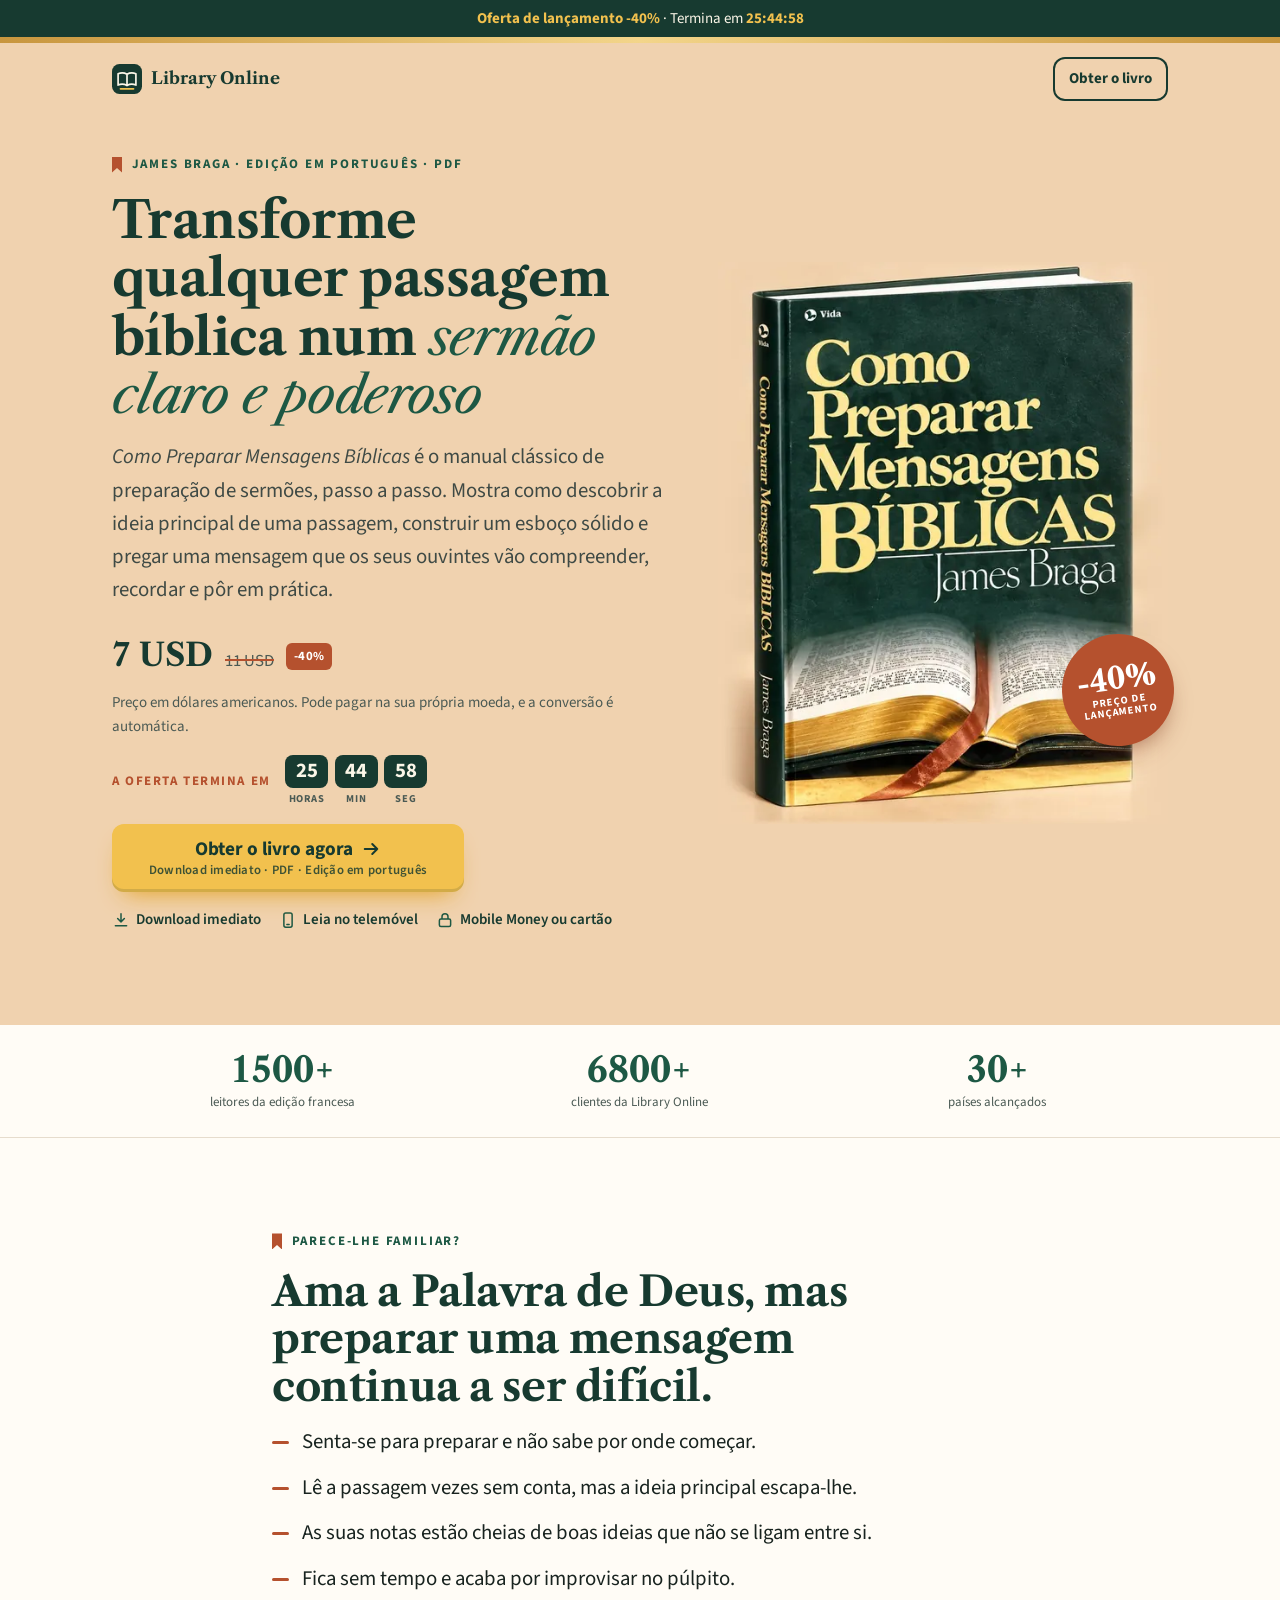
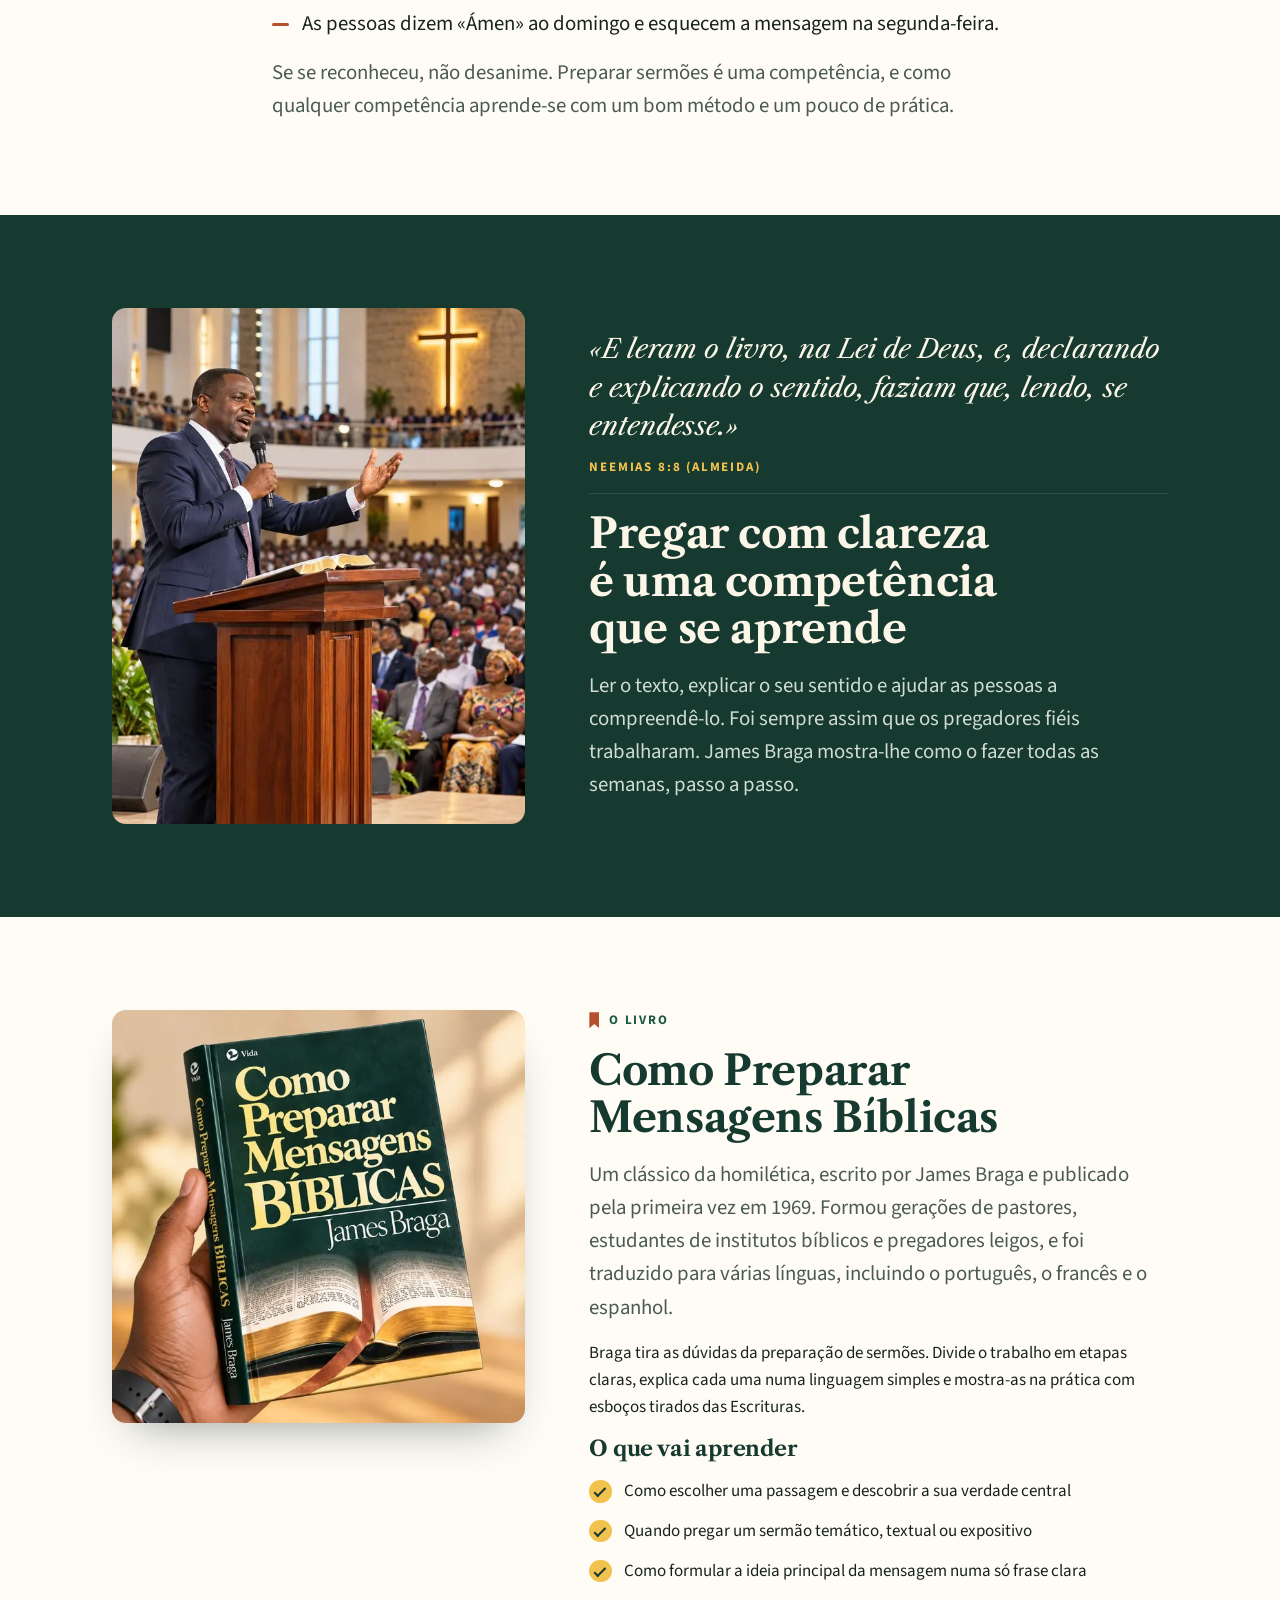
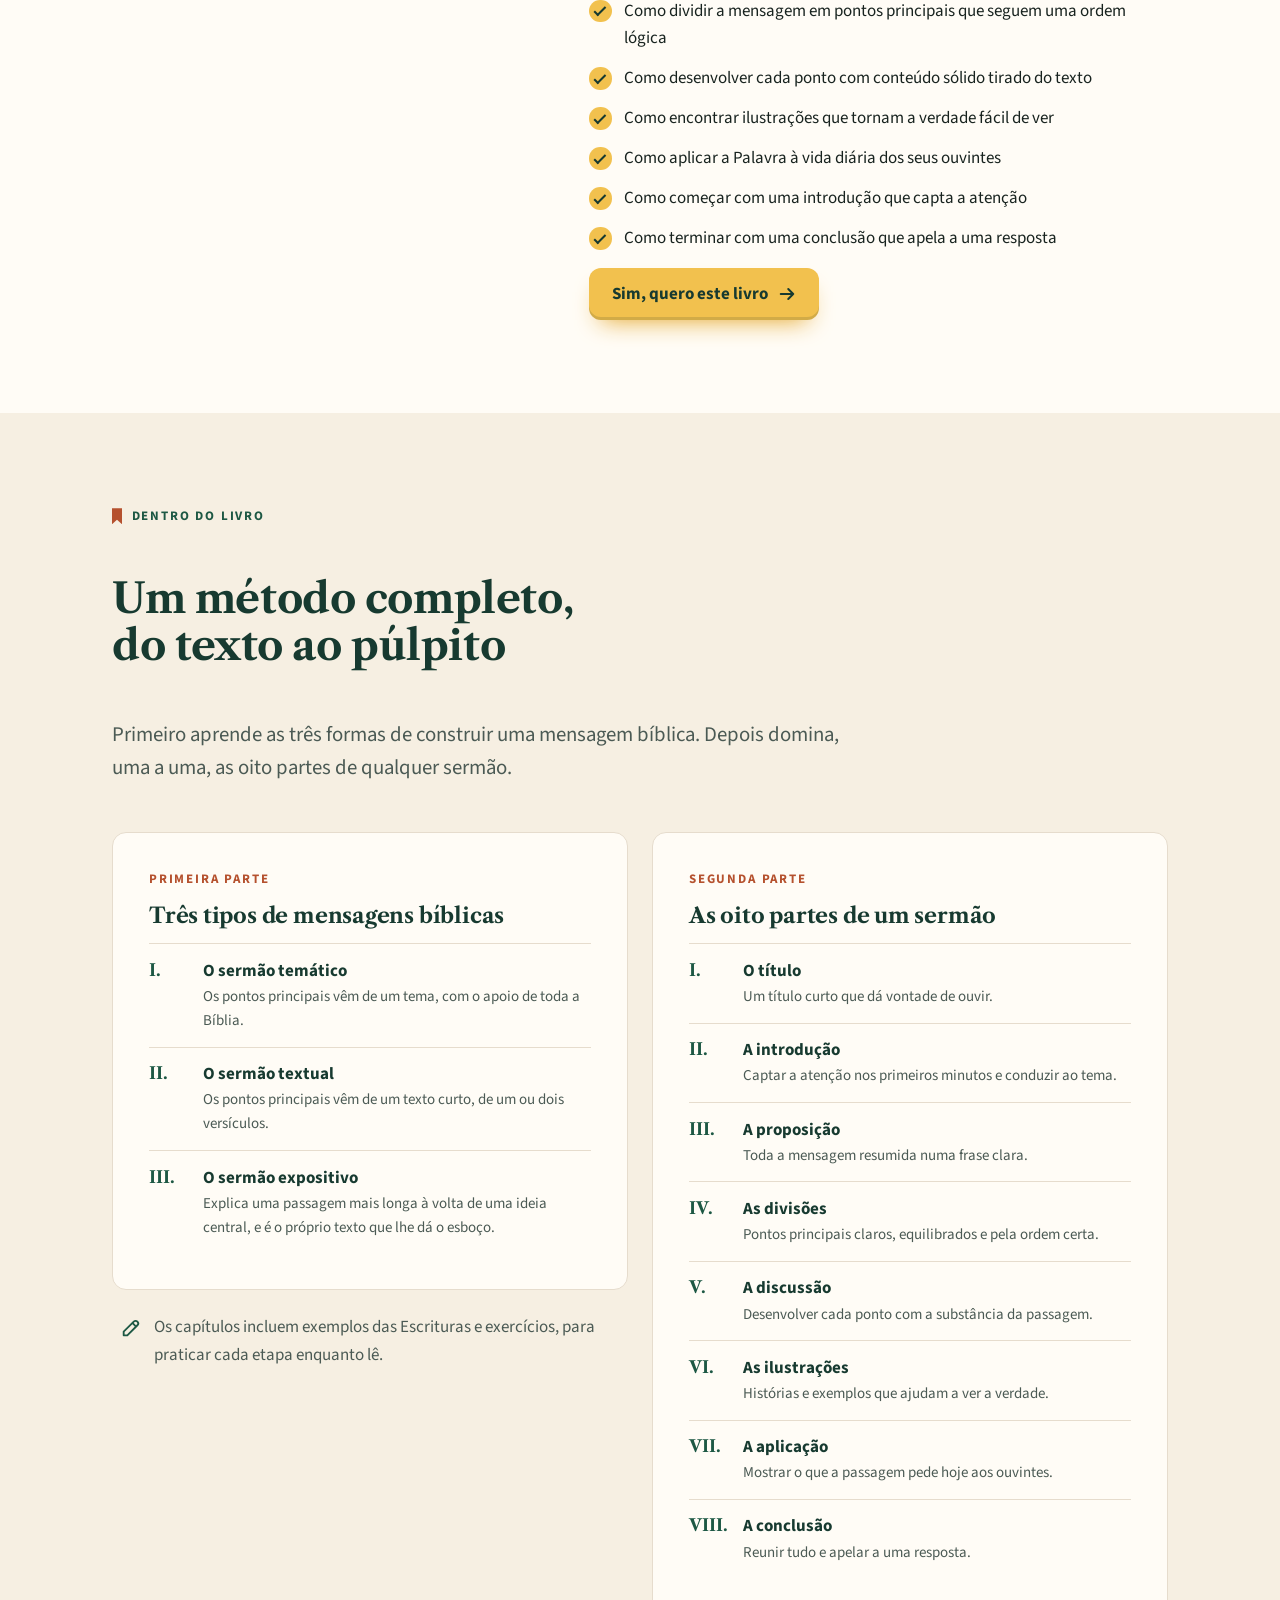
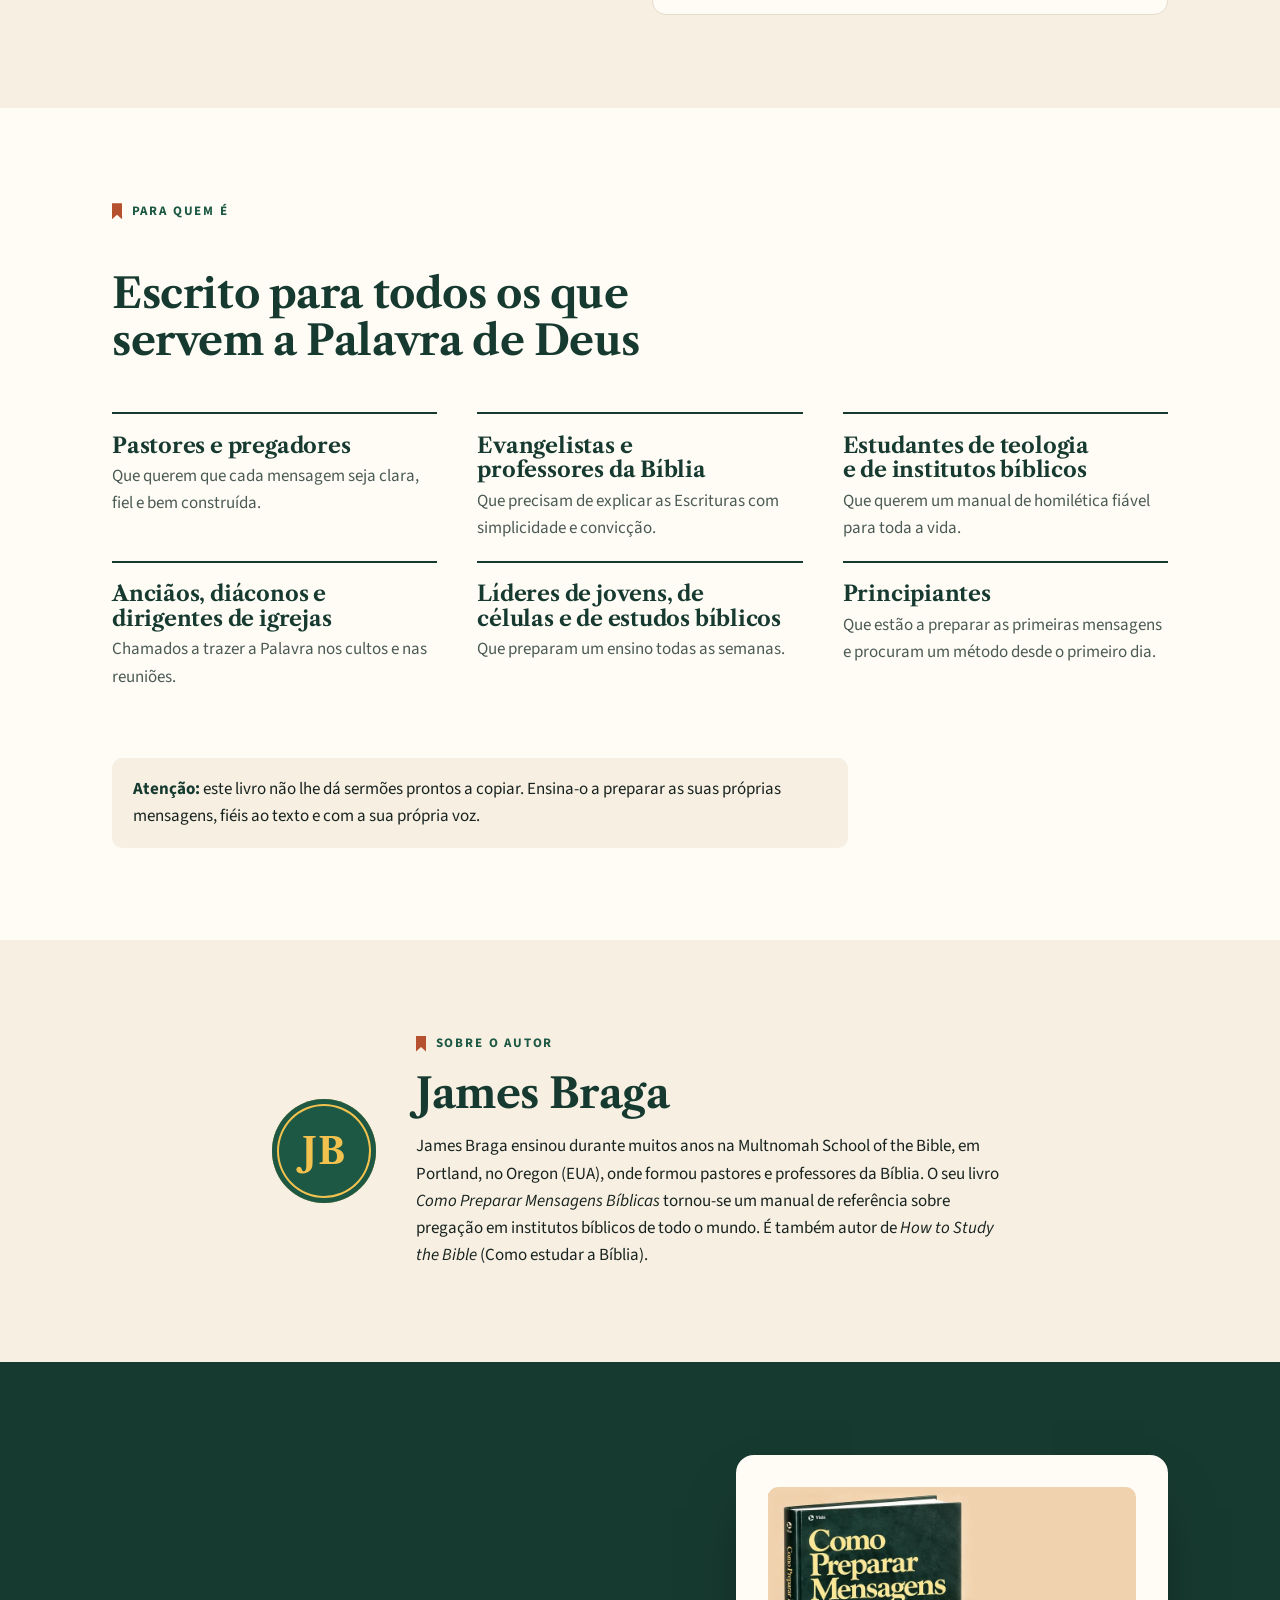
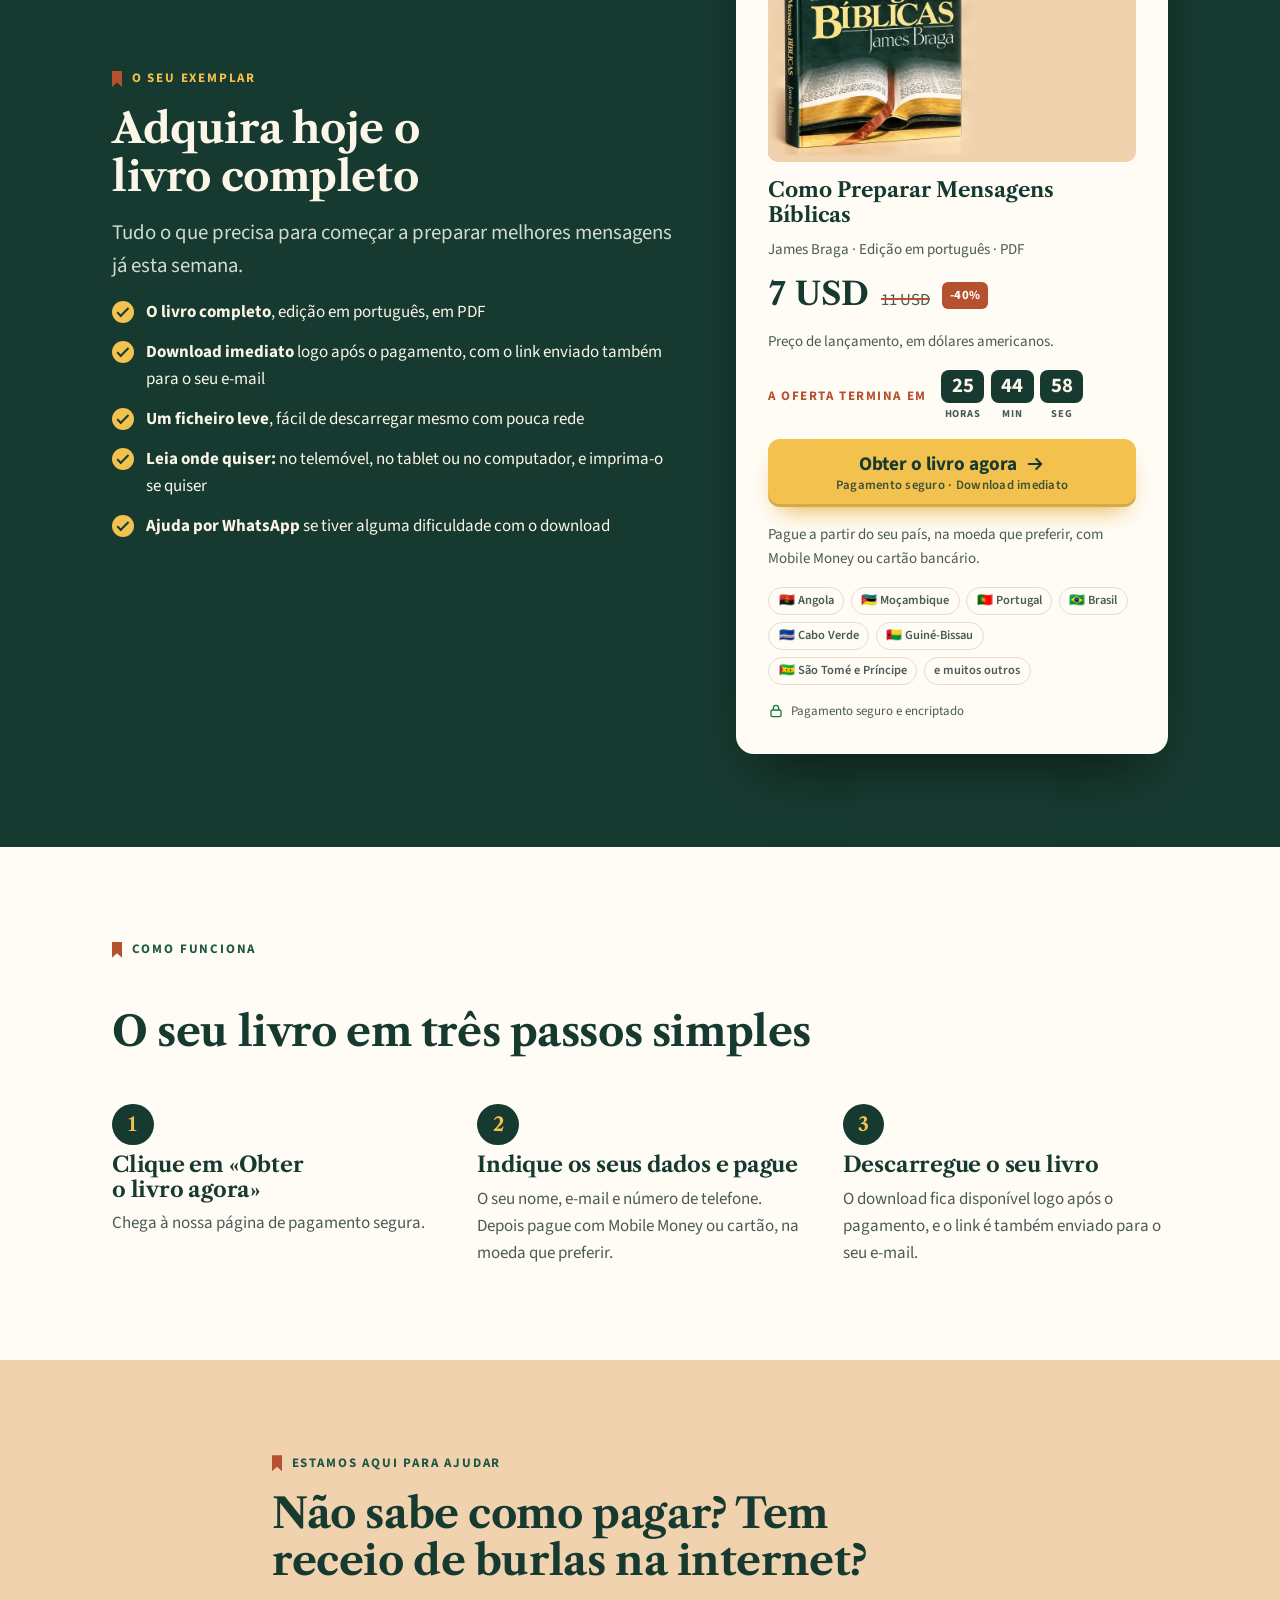
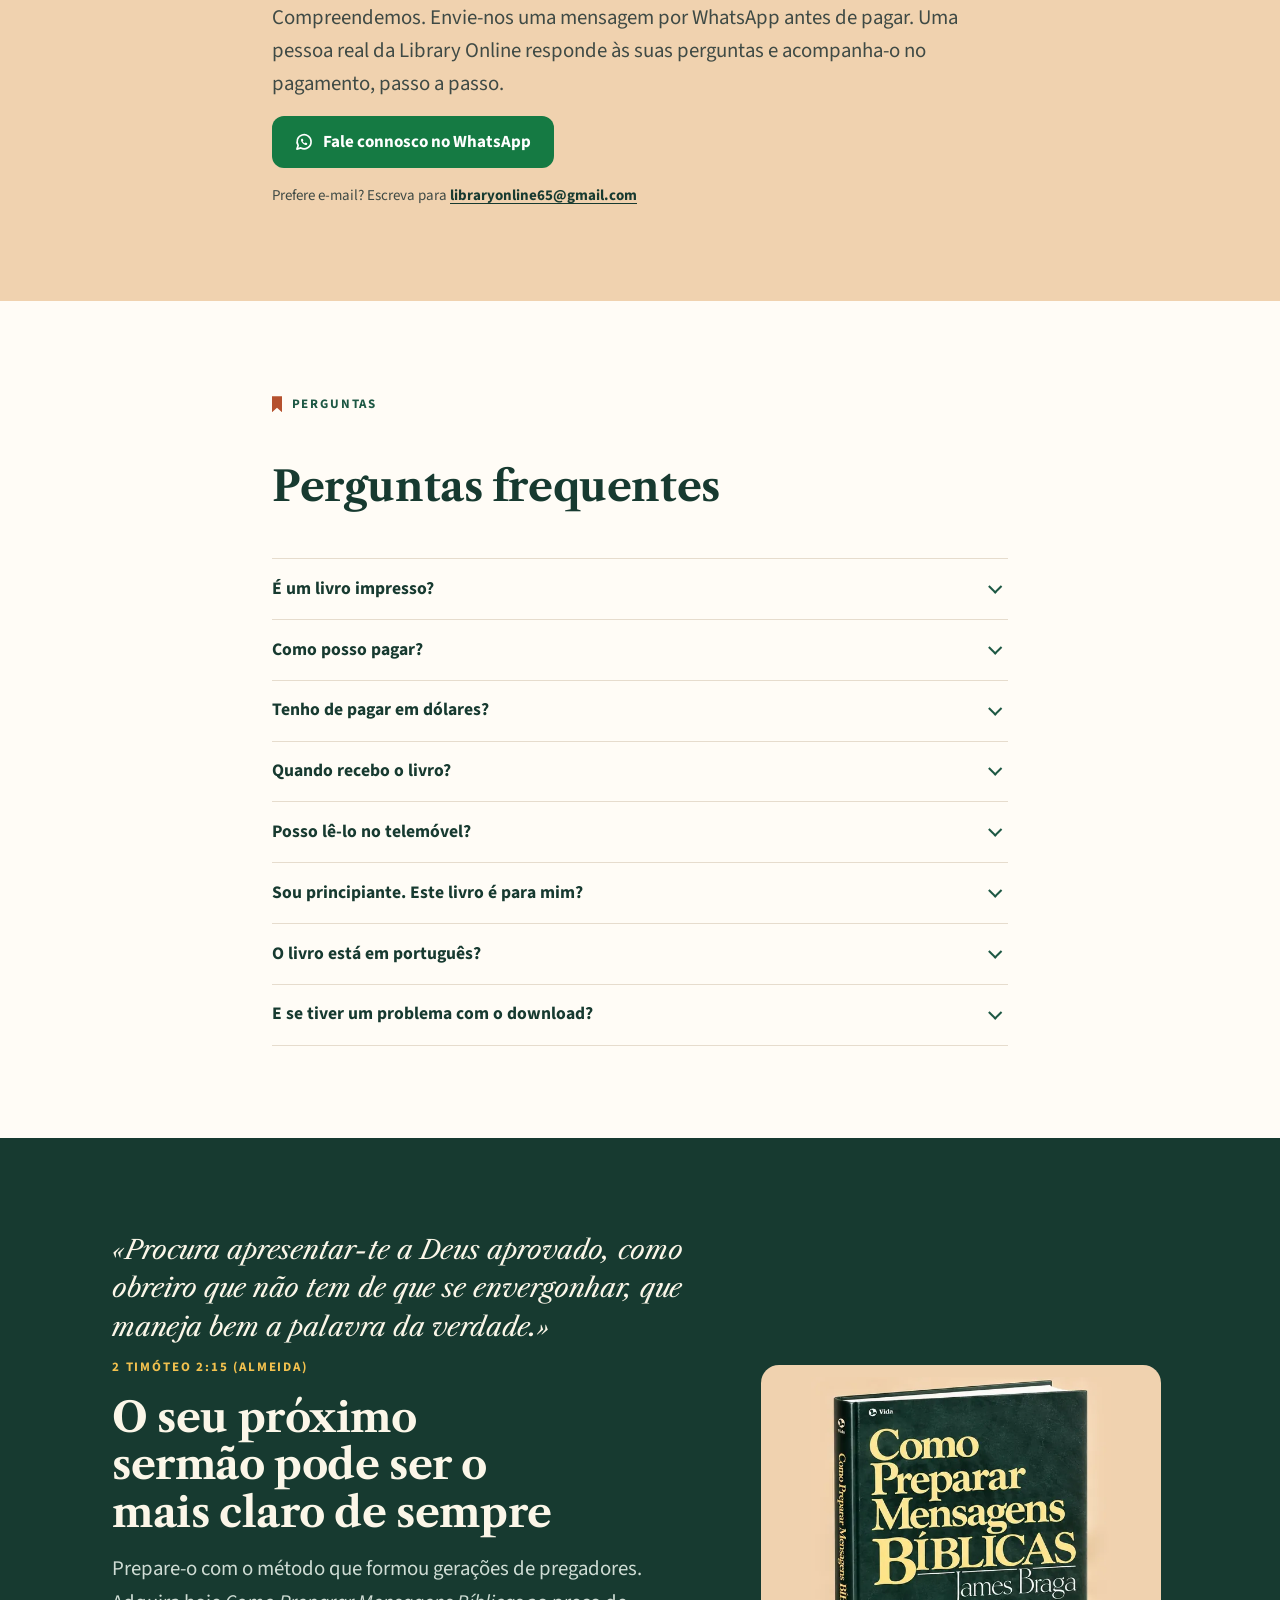
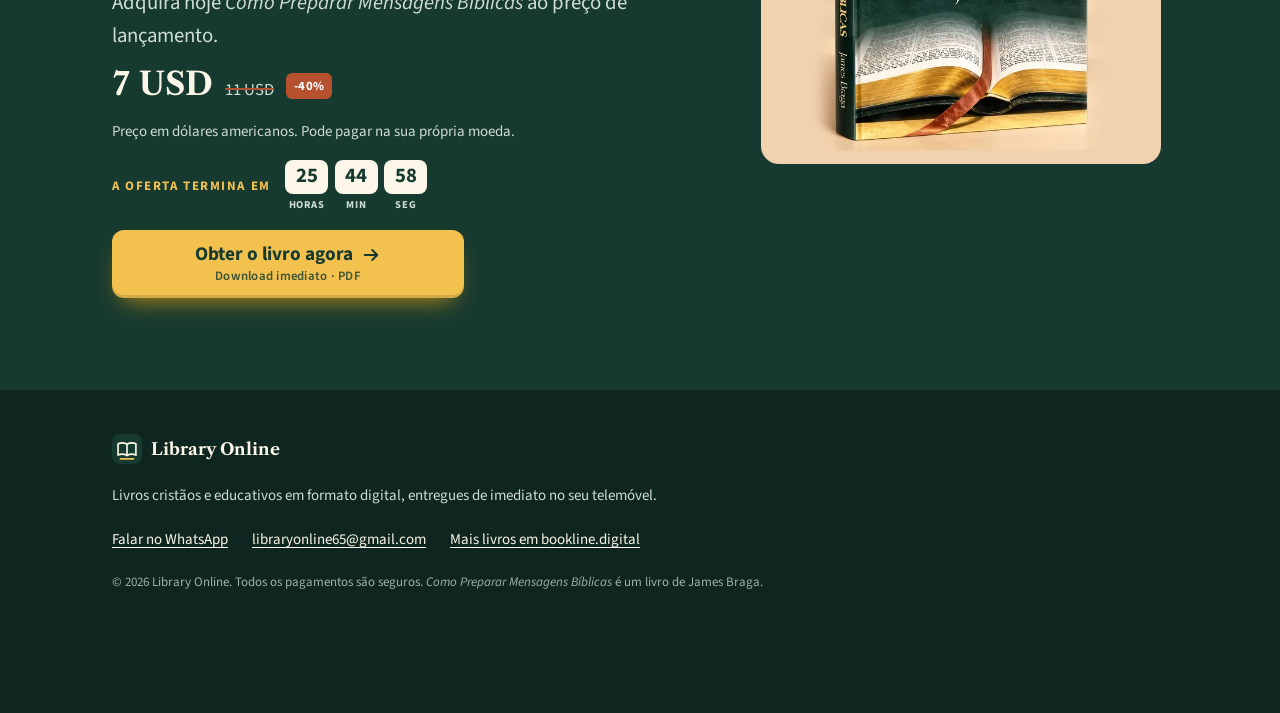
<file: index.html>
<!doctype html>
<html lang="pt-PT">
<head>
  <meta charset="utf-8">
  <meta name="viewport" content="width=device-width, initial-scale=1, viewport-fit=cover">
  <title>Como Preparar Mensagens Bíblicas</title>
  <meta name="description" content="O método clássico de James Braga, passo a passo, para preparar sermões claros, fiéis e poderosos. Edição em português, em PDF, com download imediato. Pague com Mobile Money ou cartão.">
  <meta name="theme-color" content="#173a30">
  <meta name="color-scheme" content="light">
  <link rel="canonical" href="https://mensagensbiblicas.bookline.digital/">
  <link rel="icon" href="data:image/svg+xml,%3Csvg xmlns='http://www.w3.org/2000/svg' viewBox='0 0 32 32'%3E%3Crect width='32' height='32' rx='8' fill='%23173a30'/%3E%3Cpath d='M6.5 10.5c3.2-1.4 6.4-1.3 9.5.5v12c-3.1-1.8-6.3-1.9-9.5-.5zM25.5 10.5c-3.2-1.4-6.4-1.3-9.5.5v12c3.1-1.8 6.3-1.9 9.5-.5z' fill='none' stroke='%23fbf6e8' stroke-width='1.8' stroke-linejoin='round'/%3E%3C/svg%3E">

  <meta property="og:type" content="website">
  <meta property="og:url" content="https://mensagensbiblicas.bookline.digital/">
  <meta property="og:locale" content="pt_PT">
  <meta property="og:title" content="Como Preparar Mensagens Bíblicas, de James Braga (PDF)">
  <meta property="og:description" content="Transforme qualquer passagem bíblica num sermão claro e poderoso. Download imediato. Preço de lançamento: 7 USD em vez de 11 USD.">
  <meta property="og:image" content="https://mensagensbiblicas.bookline.digital/assets/img/og-image.jpg">
  <meta property="og:image:width" content="1200">
  <meta property="og:image:height" content="630">
  <meta name="twitter:card" content="summary_large_image">

  <link rel="preconnect" href="https://fonts.googleapis.com">
  <link rel="preconnect" href="https://fonts.gstatic.com" crossorigin>
  <link rel="stylesheet" href="https://fonts.googleapis.com/css2?family=Libre+Caslon+Text:ital,wght@0,700;1,400&family=Source+Sans+3:wght@400;600;700&display=swap">
  <link rel="stylesheet" href="assets/css/style.css">
</head>
<body data-page="sales">

<svg width="0" height="0" style="position:absolute" aria-hidden="true" focusable="false">
  <symbol id="i-download" viewBox="0 0 24 24"><path d="M12 3.5v11m0 0-4.5-4.5M12 14.5l4.5-4.5M4.5 19.5h15" fill="none" stroke="currentColor" stroke-width="2" stroke-linecap="round" stroke-linejoin="round"/></symbol>
  <symbol id="i-phone" viewBox="0 0 24 24"><rect x="6.5" y="2.5" width="11" height="19" rx="2.5" fill="none" stroke="currentColor" stroke-width="2"/><path d="M10.5 18h3" stroke="currentColor" stroke-width="2" stroke-linecap="round"/></symbol>
  <symbol id="i-lock" viewBox="0 0 24 24"><rect x="4.5" y="10.5" width="15" height="10" rx="2" fill="none" stroke="currentColor" stroke-width="2"/><path d="M8 10.5V7.5a4 4 0 0 1 8 0v3" fill="none" stroke="currentColor" stroke-width="2"/></symbol>
  <symbol id="i-chat" viewBox="0 0 24 24"><path d="M20.5 11.6a8.4 8.4 0 0 1-12.3 7.5L3.5 20.5l1.5-4.4a8.4 8.4 0 1 1 15.5-4.5Z" fill="none" stroke="currentColor" stroke-width="2" stroke-linejoin="round"/><path d="M9.3 8.2c-.5 0-.9.4-.9 1 0 3 3.4 6.4 6.4 6.4.6 0 1-.4 1-.9v-1.2l-1.9-.8-.9.9c-1.1-.5-2.1-1.5-2.6-2.6l.9-.9-.8-1.9H9.3Z" fill="currentColor"/></symbol>
  <symbol id="i-arrow" viewBox="0 0 24 24"><path d="M4.5 12h15m-6-6 6 6-6 6" fill="none" stroke="currentColor" stroke-width="2.4" stroke-linecap="round" stroke-linejoin="round"/></symbol>
  <symbol id="i-play" viewBox="0 0 24 24"><circle cx="12" cy="12" r="9.5" fill="none" stroke="currentColor" stroke-width="2"/><path d="M10 8.3v7.4l5.8-3.7z" fill="currentColor"/></symbol>
  <symbol id="i-pen" viewBox="0 0 24 24"><path d="M4 20h4L19 9a2.8 2.8 0 0 0-4-4L4 16v4Z" fill="none" stroke="currentColor" stroke-width="2" stroke-linejoin="round"/><path d="m13.5 6.5 4 4" stroke="currentColor" stroke-width="2"/></symbol>
  <symbol id="i-book" viewBox="0 0 32 32"><rect width="32" height="32" rx="8" fill="#173a30"/><path d="M6.5 10.5c3.2-1.4 6.4-1.3 9.5.5v12c-3.1-1.8-6.3-1.9-9.5-.5zM25.5 10.5c-3.2-1.4-6.4-1.3-9.5.5v12c3.1-1.8 6.3-1.9 9.5-.5z" fill="none" stroke="#fbf6e8" stroke-width="1.8" stroke-linejoin="round"/><path d="M9 26.5h14" stroke="#f2c14e" stroke-width="1.8" stroke-linecap="round"/></symbol>
</svg>

<p class="topbar"><strong>Oferta de lançamento <span data-text="discount">-40%</span></strong> · Termina em <span class="topbar-timer" data-countdown>48:00:00</span></p>
<div class="cover-stripe" aria-hidden="true"></div>

<header class="site-header">
  <div class="wrap header-inner">
    <a class="brand" href="#top" aria-label="Library Online, voltar ao início"><svg aria-hidden="true"><use href="#i-book"/></svg>Library Online</a>
    <a class="btn btn-outline" href="#oferta" data-cta>Obter o livro</a>
  </div>
</header>

<main id="top">

  <!-- Hero -->
  <section class="hero" aria-labelledby="hero-title">
    <div class="wrap hero-grid">
      <div class="hero-copy">
        <p class="eyebrow">James Braga · Edição em português · PDF</p>
        <h1 id="hero-title">Transforme qualquer passagem bíblica num <em>sermão claro e poderoso</em></h1>
        <p class="lead"><i>Como Preparar Mensagens Bíblicas</i> é o manual clássico de preparação de sermões, passo a passo. Mostra como descobrir a ideia principal de uma passagem, construir um esboço sólido e pregar uma mensagem que os seus ouvintes vão compreender, recordar e pôr em prática.</p>
      </div>

      <figure class="hero-visual">
        <picture>
          <source type="image/webp" srcset="assets/img/book-cover-520.webp 520w, assets/img/book-cover-800.webp 800w" sizes="(min-width: 900px) 470px, 360px">
          <img src="assets/img/book-cover-520.jpg" srcset="assets/img/book-cover-520.jpg 520w, assets/img/book-cover-800.jpg 800w" sizes="(min-width: 900px) 470px, 360px" width="800" height="1000" alt="Como Preparar Mensagens Bíblicas, de James Braga" fetchpriority="high">
        </picture>
        <p class="seal" aria-hidden="true"><strong data-text="discount">-40%</strong><span>Preço de<br>lançamento</span></p>
      </figure>

      <div class="hero-buy">
        <div class="price">
          <span class="visually-hidden">Preço de lançamento:</span>
          <span class="price-now" data-text="price">7 USD</span>
          <span class="visually-hidden">em vez de</span>
          <s class="price-was" data-text="oldPrice">11 USD</s>
          <span class="tag" data-text="discount">-40%</span>
        </div>
        <p class="price-note">Preço em dólares americanos. Pode pagar na sua própria moeda, e a conversão é automática.</p>
        <div class="countdown" role="timer" aria-label="Tempo restante ao preço de lançamento">
          <span class="countdown-label">A oferta termina em</span>
          <span class="countdown-units">
            <span class="cd-unit"><b data-cd="h">48</b><small>horas</small></span>
            <span class="cd-unit"><b data-cd="m">00</b><small>min</small></span>
            <span class="cd-unit"><b data-cd="s">00</b><small>seg</small></span>
          </span>
        </div>
        <a class="btn btn-gold btn-lg btn-shine" href="#oferta" data-cta data-cta-hero>
          <span class="btn-main">Obter o livro agora <svg aria-hidden="true"><use href="#i-arrow"/></svg></span>
          <span class="btn-sub">Download imediato · PDF · Edição em português</span>
        </a>
        <ul class="trust">
          <li><svg aria-hidden="true"><use href="#i-download"/></svg>Download imediato</li>
          <li><svg aria-hidden="true"><use href="#i-phone"/></svg>Leia no telemóvel</li>
          <li><svg aria-hidden="true"><use href="#i-lock"/></svg>Mobile Money ou cartão</li>
        </ul>
      </div>
    </div>
  </section>

  <!-- Proof -->
  <section class="proof" aria-label="A Library Online em números">
    <ul class="wrap proof-grid">
      <li><strong>1500+</strong><span>leitores da edição francesa</span></li>
      <li><strong>6800+</strong><span>clientes da Library Online</span></li>
      <li><strong>30+</strong><span>países alcançados</span></li>
    </ul>
  </section>

  <!-- Problem -->
  <section class="section" aria-labelledby="problem-title">
    <div class="wrap narrow flow">
      <p class="eyebrow">Parece-lhe familiar?</p>
      <h2 class="section-title" id="problem-title">Ama a Palavra de Deus, mas preparar uma mensagem continua a ser difícil.</h2>
      <ul class="pain-list">
        <li>Senta-se para preparar e não sabe por onde começar.</li>
        <li>Lê a passagem vezes sem conta, mas a ideia principal escapa-lhe.</li>
        <li>As suas notas estão cheias de boas ideias que não se ligam entre si.</li>
        <li>Fica sem tempo e acaba por improvisar no púlpito.</li>
        <li>As pessoas dizem «Ámen» ao domingo e esquecem a mensagem na segunda-feira.</li>
      </ul>
      <p class="lead">Se se reconheceu, não desanime. Preparar sermões é uma competência, e como qualquer competência aprende-se com um bom método e um pouco de prática.</p>
    </div>
  </section>

  <!-- Method -->
  <section class="section dark" aria-labelledby="method-title">
    <div class="wrap method-grid">
      <figure class="method-photo">
        <picture>
          <source type="image/webp" srcset="assets/img/preacher-600.webp 600w, assets/img/preacher-900.webp 900w" sizes="(min-width: 860px) 430px, 100vw">
          <img src="assets/img/preacher-600.jpg" srcset="assets/img/preacher-600.jpg 600w, assets/img/preacher-900.jpg 900w" sizes="(min-width: 860px) 430px, 100vw" width="900" height="1143" alt="Um pregador com a Bíblia aberta no púlpito, a falar para uma igreja cheia" loading="lazy">
        </picture>
      </figure>
      <div class="method-copy flow">
        <blockquote class="scripture">
          <p>«E leram o livro, na Lei de Deus, e, declarando e explicando o sentido, faziam que, lendo, se entendesse.»</p>
          <cite>Neemias 8:8 (Almeida)</cite>
        </blockquote>
        <div class="rule" aria-hidden="true"></div>
        <h2 class="section-title" id="method-title">Pregar com clareza é uma competência que se aprende</h2>
        <p class="lead">Ler o texto, explicar o seu sentido e ajudar as pessoas a compreendê-lo. Foi sempre assim que os pregadores fiéis trabalharam. James Braga mostra-lhe como o fazer todas as semanas, passo a passo.</p>
      </div>
    </div>
  </section>

  <!-- The book -->
  <section class="section" aria-labelledby="book-title">
    <div class="wrap book-grid">
      <figure class="book-photo">
        <picture>
          <source type="image/webp" srcset="assets/img/book-in-hand-600.webp 600w, assets/img/book-in-hand-900.webp 900w" sizes="(min-width: 900px) 420px, 100vw">
          <img src="assets/img/book-in-hand-600.jpg" srcset="assets/img/book-in-hand-600.jpg 600w, assets/img/book-in-hand-900.jpg 900w" sizes="(min-width: 900px) 420px, 100vw" width="900" height="900" alt="Uma mão segura o livro Como Preparar Mensagens Bíblicas, de James Braga" loading="lazy">
        </picture>
      </figure>
      <div class="book-copy flow">
        <p class="eyebrow">O livro</p>
        <h2 class="section-title" id="book-title">Como Preparar Mensagens Bíblicas</h2>
        <p class="lead">Um clássico da homilética, escrito por James Braga e publicado pela primeira vez em 1969. Formou gerações de pastores, estudantes de institutos bíblicos e pregadores leigos, e foi traduzido para várias línguas, incluindo o português, o francês e o espanhol.</p>
        <p>Braga tira as dúvidas da preparação de sermões. Divide o trabalho em etapas claras, explica cada uma numa linguagem simples e mostra-as na prática com esboços tirados das Escrituras.</p>
        <h3>O que vai aprender</h3>
        <ul class="checklist">
          <li>Como escolher uma passagem e descobrir a sua verdade central</li>
          <li>Quando pregar um sermão temático, textual ou expositivo</li>
          <li>Como formular a ideia principal da mensagem numa só frase clara</li>
          <li>Como dividir a mensagem em pontos principais que seguem uma ordem lógica</li>
          <li>Como desenvolver cada ponto com conteúdo sólido tirado do texto</li>
          <li>Como encontrar ilustrações que tornam a verdade fácil de ver</li>
          <li>Como aplicar a Palavra à vida diária dos seus ouvintes</li>
          <li>Como começar com uma introdução que capta a atenção</li>
          <li>Como terminar com uma conclusão que apela a uma resposta</li>
        </ul>
        <a class="btn btn-gold" href="#oferta" data-cta>Sim, quero este livro <svg aria-hidden="true"><use href="#i-arrow"/></svg></a>
      </div>
    </div>
  </section>

  <!-- Inside the book -->
  <section class="section inside" aria-labelledby="inside-title">
    <div class="wrap flow flow-lg">
      <div class="section-head flow">
        <p class="eyebrow">Dentro do livro</p>
        <h2 class="section-title" id="inside-title">Um método completo, do texto ao púlpito</h2>
        <p class="lead">Primeiro aprende as três formas de construir uma mensagem bíblica. Depois domina, uma a uma, as oito partes de qualquer sermão.</p>
      </div>

      <div class="outline-grid">
        <article class="sheet part-one">
          <p class="sheet-part">Primeira parte</p>
          <h3>Três tipos de mensagens bíblicas</h3>
          <ol class="outline">
            <li><strong>O sermão temático</strong><p>Os pontos principais vêm de um tema, com o apoio de toda a Bíblia.</p></li>
            <li><strong>O sermão textual</strong><p>Os pontos principais vêm de um texto curto, de um ou dois versículos.</p></li>
            <li><strong>O sermão expositivo</strong><p>Explica uma passagem mais longa à volta de uma ideia central, e é o próprio texto que lhe dá o esboço.</p></li>
          </ol>
        </article>

        <article class="sheet part-two">
          <p class="sheet-part">Segunda parte</p>
          <h3>As oito partes de um sermão</h3>
          <ol class="outline">
            <li><strong>O título</strong><p>Um título curto que dá vontade de ouvir.</p></li>
            <li><strong>A introdução</strong><p>Captar a atenção nos primeiros minutos e conduzir ao tema.</p></li>
            <li><strong>A proposição</strong><p>Toda a mensagem resumida numa frase clara.</p></li>
            <li><strong>As divisões</strong><p>Pontos principais claros, equilibrados e pela ordem certa.</p></li>
            <li><strong>A discussão</strong><p>Desenvolver cada ponto com a substância da passagem.</p></li>
            <li><strong>As ilustrações</strong><p>Histórias e exemplos que ajudam a ver a verdade.</p></li>
            <li><strong>A aplicação</strong><p>Mostrar o que a passagem pede hoje aos ouvintes.</p></li>
            <li><strong>A conclusão</strong><p>Reunir tudo e apelar a uma resposta.</p></li>
          </ol>
        </article>

        <p class="inside-note"><svg aria-hidden="true"><use href="#i-pen"/></svg>Os capítulos incluem exemplos das Escrituras e exercícios, para praticar cada etapa enquanto lê.</p>
      </div>
    </div>
  </section>

  <!-- Audience -->
  <section class="section" aria-labelledby="audience-title">
    <div class="wrap flow flow-lg">
      <div class="section-head flow">
        <p class="eyebrow">Para quem é</p>
        <h2 class="section-title" id="audience-title">Escrito para todos os que servem a Palavra de Deus</h2>
      </div>
      <ul class="audience-grid">
        <li><h3>Pastores e pregadores</h3><p>Que querem que cada mensagem seja clara, fiel e bem construída.</p></li>
        <li><h3>Evangelistas e professores da Bíblia</h3><p>Que precisam de explicar as Escrituras com simplicidade e convicção.</p></li>
        <li><h3>Estudantes de teologia e de institutos bíblicos</h3><p>Que querem um manual de homilética fiável para toda a vida.</p></li>
        <li><h3>Anciãos, diáconos e dirigentes de igrejas</h3><p>Chamados a trazer a Palavra nos cultos e nas reuniões.</p></li>
        <li><h3>Líderes de jovens, de células e de estudos bíblicos</h3><p>Que preparam um ensino todas as semanas.</p></li>
        <li><h3>Principiantes</h3><p>Que estão a preparar as primeiras mensagens e procuram um método desde o primeiro dia.</p></li>
      </ul>
      <p class="callout"><strong>Atenção:</strong> este livro não lhe dá sermões prontos a copiar. Ensina-o a preparar as suas próprias mensagens, fiéis ao texto e com a sua própria voz.</p>
    </div>
  </section>

  <!-- Author -->
  <section class="section author" aria-labelledby="author-title">
    <div class="wrap narrow author-box">
      <p class="monogram" aria-hidden="true">JB</p>
      <div class="flow">
        <p class="eyebrow">Sobre o autor</p>
        <h2 class="section-title" id="author-title">James Braga</h2>
        <p>James Braga ensinou durante muitos anos na Multnomah School of the Bible, em Portland, no Oregon (EUA), onde formou pastores e professores da Bíblia. O seu livro <i>Como Preparar Mensagens Bíblicas</i> tornou-se um manual de referência sobre pregação em institutos bíblicos de todo o mundo. É também autor de <i>How to Study the Bible</i> (Como estudar a Bíblia).</p>
      </div>
    </div>
  </section>

  <!-- Offer -->
  <section class="section dark offer" id="oferta" aria-labelledby="offer-title">
    <div class="wrap offer-grid">
      <div class="flow">
        <p class="eyebrow">O seu exemplar</p>
        <h2 class="section-title" id="offer-title">Adquira hoje o livro completo</h2>
        <p class="lead">Tudo o que precisa para começar a preparar melhores mensagens já esta semana.</p>
        <ul class="checklist">
          <li><strong>O livro completo</strong>, edição em português, em PDF</li>
          <li><strong>Download imediato</strong> logo após o pagamento, com o link enviado também para o seu e-mail</li>
          <li><strong>Um ficheiro leve</strong>, fácil de descarregar mesmo com pouca rede</li>
          <li><strong>Leia onde quiser:</strong> no telemóvel, no tablet ou no computador, e imprima-o se quiser</li>
          <li><strong>Ajuda por WhatsApp</strong> se tiver alguma dificuldade com o download</li>
        </ul>
      </div>

      <div class="offer-card">
        <div class="offer-thumb">
          <picture>
            <source type="image/webp" srcset="assets/img/book-cover-520.webp">
            <img src="assets/img/book-cover-520.jpg" width="520" height="650" alt="" loading="lazy">
          </picture>
        </div>
        <div class="flow flow-sm">
          <p class="offer-title">Como Preparar Mensagens Bíblicas</p>
          <p class="offer-meta">James Braga · Edição em português · PDF</p>
        </div>
        <div class="price">
          <span class="visually-hidden">Preço de lançamento:</span>
          <span class="price-now" data-text="price">7 USD</span>
          <span class="visually-hidden">em vez de</span>
          <s class="price-was" data-text="oldPrice">11 USD</s>
          <span class="tag" data-text="discount">-40%</span>
        </div>
        <p class="price-note">Preço de lançamento, em dólares americanos.</p>
        <div class="countdown" role="timer" aria-label="Tempo restante ao preço de lançamento">
          <span class="countdown-label">A oferta termina em</span>
          <span class="countdown-units">
            <span class="cd-unit"><b data-cd="h">48</b><small>horas</small></span>
            <span class="cd-unit"><b data-cd="m">00</b><small>min</small></span>
            <span class="cd-unit"><b data-cd="s">00</b><small>seg</small></span>
          </span>
        </div>
        <a class="btn btn-gold btn-lg btn-block btn-shine" href="#oferta" data-cta data-cta-main>
          <span class="btn-main">Obter o livro agora <svg aria-hidden="true"><use href="#i-arrow"/></svg></span>
          <span class="btn-sub">Pagamento seguro · Download imediato</span>
        </a>
        <p class="small">Pague a partir do seu país, na moeda que preferir, com Mobile Money ou cartão bancário.</p>
        <ul class="pay-methods" aria-label="Países a partir dos quais pode pagar">
          <li><span aria-hidden="true">🇦🇴</span> Angola</li>
          <li><span aria-hidden="true">🇲🇿</span> Moçambique</li>
          <li><span aria-hidden="true">🇵🇹</span> Portugal</li>
          <li><span aria-hidden="true">🇧🇷</span> Brasil</li>
          <li><span aria-hidden="true">🇨🇻</span> Cabo Verde</li>
          <li><span aria-hidden="true">🇬🇼</span> Guiné-Bissau</li>
          <li><span aria-hidden="true">🇸🇹</span> São Tomé e Príncipe</li>
          <li>e muitos outros</li>
        </ul>
        <p class="secure"><svg aria-hidden="true"><use href="#i-lock"/></svg>Pagamento seguro e encriptado</p>
      </div>
    </div>
  </section>

  <!-- Steps -->
  <section class="section" aria-labelledby="steps-title">
    <div class="wrap flow flow-lg">
      <div class="section-head flow">
        <p class="eyebrow">Como funciona</p>
        <h2 class="section-title" id="steps-title">O seu livro em três passos simples</h2>
      </div>
      <ol class="steps-list steps-row">
        <li><span class="step-num" aria-hidden="true">1</span><h3>Clique em «Obter o livro agora»</h3><p>Chega à nossa página de pagamento segura.</p></li>
        <li><span class="step-num" aria-hidden="true">2</span><h3>Indique os seus dados e pague</h3><p>O seu nome, e-mail e número de telefone. Depois pague com Mobile Money ou cartão, na moeda que preferir.</p></li>
        <li><span class="step-num" aria-hidden="true">3</span><h3>Descarregue o seu livro</h3><p>O download fica disponível logo após o pagamento, e o link é também enviado para o seu e-mail.</p></li>
      </ol>
    </div>
  </section>

  <!-- Help -->
  <section class="section help" aria-labelledby="help-title">
    <div class="wrap narrow flow help-box">
      <p class="eyebrow">Estamos aqui para ajudar</p>
      <h2 class="section-title" id="help-title">Não sabe como pagar? Tem receio de burlas na internet?</h2>
      <p class="lead">Compreendemos. Envie-nos uma mensagem por WhatsApp antes de pagar. Uma pessoa real da Library Online responde às suas perguntas e acompanha-o no pagamento, passo a passo.</p>
      <div class="help-actions">
        <a class="btn btn-whatsapp" href="https://wa.me/243823226790" data-whatsapp="Olá Library Online, tenho uma pergunta sobre o livro Como Preparar Mensagens Bíblicas." target="_blank" rel="noopener"><svg aria-hidden="true"><use href="#i-chat"/></svg>Fale connosco no WhatsApp</a>
        <a class="btn btn-outline" href="#como-pagar" data-payment-video hidden><svg aria-hidden="true"><use href="#i-play"/></svg>Ver o vídeo: como pagar</a>
      </div>
      <p class="help-contact">Prefere e-mail? Escreva para <a href="mailto:libraryonline65@gmail.com" data-email>libraryonline65@gmail.com</a></p>
    </div>
  </section>

  <!-- FAQ -->
  <section class="section" aria-labelledby="faq-title">
    <div class="wrap narrow flow flow-lg">
      <div class="section-head flow">
        <p class="eyebrow">Perguntas</p>
        <h2 class="section-title" id="faq-title">Perguntas frequentes</h2>
      </div>
      <div class="faq-list">
        <details>
          <summary>É um livro impresso?</summary>
          <div class="faq-answer"><p>Não. É a edição digital em PDF. Faz o download logo após o pagamento e fica com ele para sempre. Pode lê-lo no telemóvel, no tablet ou no computador, ou imprimi-lo.</p></div>
        </details>
        <details>
          <summary>Como posso pagar?</summary>
          <div class="faq-answer"><p>Com Mobile Money ou cartão bancário. Pode pagar a partir de Angola, Moçambique, Portugal, Brasil, Cabo Verde e de muitos outros países.<span data-payment-video hidden> No fim desta página, um <a href="#como-pagar">vídeo de 1 minuto</a> mostra o pagamento passo a passo.</span></p></div>
        </details>
        <details>
          <summary>Tenho de pagar em dólares?</summary>
          <div class="faq-answer"><p>Não. O preço é indicado em dólares americanos, mas pode pagar na moeda que preferir. A conversão é automática.</p></div>
        </details>
        <details>
          <summary>Quando recebo o livro?</summary>
          <div class="faq-answer"><p>De imediato. Após o pagamento pode descarregar o PDF logo a seguir, e o link de download é também enviado para o seu e-mail. Se não encontrar o e-mail, veja a pasta de spam ou de promoções.</p></div>
        </details>
        <details>
          <summary>Posso lê-lo no telemóvel?</summary>
          <div class="faq-answer"><p>Sim. O ficheiro abre em qualquer leitor de PDF, como o Google Drive, o WPS Office ou o Adobe Acrobat Reader.</p></div>
        </details>
        <details>
          <summary>Sou principiante. Este livro é para mim?</summary>
          <div class="faq-answer"><p>Sim. Braga explica cada etapa de forma simples e com exemplos. Os principiantes ganham um método claro desde o início, e os pregadores experientes aperfeiçoam o que já fazem.</p></div>
        </details>
        <details>
          <summary>O livro está em português?</summary>
          <div class="faq-answer"><p>Sim, esta é a edição em português. O livro também existe em <a href="https://biblemessages.bookline.digital" data-link="englishEditionUrl">inglês</a> e em <a href="https://livresenligne.mychariow.shop/prd_b77u61" data-link="frenchEditionUrl">francês</a> na nossa loja.</p></div>
        </details>
        <details>
          <summary>E se tiver um problema com o download?</summary>
          <div class="faq-answer"><p>Envie-nos uma mensagem por <a href="https://wa.me/243823226790" data-whatsapp="Olá Library Online, preciso de ajuda para descarregar Como Preparar Mensagens Bíblicas." target="_blank" rel="noopener">WhatsApp</a> ou escreva para <a href="mailto:libraryonline65@gmail.com" data-email>libraryonline65@gmail.com</a> e nós ajudamos.</p></div>
        </details>
      </div>
    </div>
  </section>

  <!-- Final call -->
  <section class="section dark" aria-labelledby="final-title">
    <div class="wrap final-grid">
      <div class="flow">
        <blockquote class="scripture">
          <p>«Procura apresentar-te a Deus aprovado, como obreiro que não tem de que se envergonhar, que maneja bem a palavra da verdade.»</p>
          <cite>2 Timóteo 2:15 (Almeida)</cite>
        </blockquote>
        <h2 class="section-title" id="final-title">O seu próximo sermão pode ser o mais claro de sempre</h2>
        <p class="lead">Prepare-o com o método que formou gerações de pregadores. Adquira hoje <i>Como Preparar Mensagens Bíblicas</i> ao preço de lançamento.</p>
        <div class="final-buy">
          <div class="price">
            <span class="visually-hidden">Preço de lançamento:</span>
            <span class="price-now" data-text="price">7 USD</span>
            <span class="visually-hidden">em vez de</span>
            <s class="price-was" data-text="oldPrice">11 USD</s>
            <span class="tag" data-text="discount">-40%</span>
          </div>
          <p class="price-note">Preço em dólares americanos. Pode pagar na sua própria moeda.</p>
          <div class="countdown" role="timer" aria-label="Tempo restante ao preço de lançamento">
            <span class="countdown-label">A oferta termina em</span>
            <span class="countdown-units">
              <span class="cd-unit"><b data-cd="h">48</b><small>horas</small></span>
              <span class="cd-unit"><b data-cd="m">00</b><small>min</small></span>
              <span class="cd-unit"><b data-cd="s">00</b><small>seg</small></span>
            </span>
          </div>
          <a class="btn btn-gold btn-lg btn-shine" href="#oferta" data-cta data-cta-main>
            <span class="btn-main">Obter o livro agora <svg aria-hidden="true"><use href="#i-arrow"/></svg></span>
            <span class="btn-sub">Download imediato · PDF</span>
          </a>
        </div>
      </div>
      <div class="final-visual">
        <picture>
          <source type="image/webp" srcset="assets/img/book-cover-520.webp">
          <img src="assets/img/book-cover-520.jpg" width="520" height="650" alt="" loading="lazy">
        </picture>
      </div>
    </div>
  </section>

  <!-- How to pay: the step-by-step video -->
  <section class="section howto" id="como-pagar" aria-labelledby="howto-title" data-payment-video hidden>
    <div class="wrap howto-grid">
      <div class="howto-head flow">
        <p class="eyebrow">Pagamento passo a passo</p>
        <h2 class="section-title" id="howto-title">Como pagar? Veja o passo a passo em 1 minuto</h2>
        <p class="lead">Do formulário até ao download do livro, este vídeo mostra cada etapa de um pagamento com Mobile Money. Tudo se faz em poucos minutos, a partir do telemóvel. Também pode pagar com cartão bancário.</p>
      </div>

      <figure class="howto-media">
        <div class="howto-frame">
          <video controls playsinline preload="none" width="720" height="1280" data-poster="assets/img/como-pagar-poster.jpg?v=2" aria-label="Vídeo: como pagar o livro, passo a passo">
            <source src="assets/video/como-pagar.mp4?v=2" type="video/mp4">
            <a href="assets/video/como-pagar.mp4?v=2">Ver o vídeo: como pagar o livro</a>
          </video>
        </div>
        <figcaption>Vídeo de 53 segundos · 2 MB</figcaption>
      </figure>

      <div class="howto-body flow">
        <div class="howto-actions">
          <a class="btn btn-gold btn-lg btn-shine" href="#oferta" data-cta data-cta-main>
            <span class="btn-main">Obter o livro agora <svg aria-hidden="true"><use href="#i-arrow"/></svg></span>
            <span class="btn-sub">Pagamento seguro · Download imediato</span>
          </a>
          <a class="btn btn-whatsapp" href="https://wa.me/243823226790" data-whatsapp="Olá Library Online, preciso de ajuda para pagar o livro Como Preparar Mensagens Bíblicas." target="_blank" rel="noopener"><svg aria-hidden="true"><use href="#i-chat"/></svg>Ajuda para pagar no WhatsApp</a>
        </div>
        <div class="faq-list howto-text">
          <details>
            <summary>Prefere ler? Os passos do vídeo por escrito</summary>
            <div class="faq-answer">
              <ol class="howto-list">
                <li><strong>Obter o livro.</strong> Clique em «Obter o livro agora».</li>
                <li><strong>Preencher o formulário.</strong> Nome, apelido, e-mail e telemóvel (WhatsApp). Confirme bem o seu e-mail!</li>
                <li><strong>Pagar agora.</strong> Clique em «Pagar agora» e aguarde um instante.</li>
                <li><strong>Escolher a moeda.</strong> A moeda do seu país ou dólares.</li>
                <li><strong>Escolher o método de pagamento.</strong> Mobile Money (Orange Money, Airtel Money, <span class="nowrap">M-Pesa</span>…) ou cartão bancário.</li>
                <li><strong>Introduzir o número.</strong> Introduza o número da sua conta Mobile Money e clique em «Continuar».</li>
                <li><strong>Aguardar um instante.</strong> Vai chegar ao seu telemóvel uma mensagem do seu operador.</li>
                <li><strong>Introduzir o código secreto.</strong> Na mensagem, introduza o seu código secreto e confirme.</li>
                <li><strong>Confirmar a mensagem.</strong> Uma mensagem confirma o pagamento: clique em «OK».</li>
                <li><strong>Pagamento recebido.</strong> Aguarde: está a ser redirecionado para a loja.</li>
                <li><strong>Transferir o livro.</strong> Compra confirmada: clique em «Transferir» para obter o seu livro.</li>
                <li><strong>Boa leitura!</strong> O seu livro foi transferido.</li>
              </ol>
            </div>
          </details>
        </div>
      </div>
    </div>
  </section>

</main>

<footer class="site-footer">
  <div class="wrap footer-grid">
    <a class="brand" href="#top"><svg aria-hidden="true"><use href="#i-book"/></svg>Library Online</a>
    <p>Livros cristãos e educativos em formato digital, entregues de imediato no seu telemóvel.</p>
    <ul class="footer-links">
      <li><a href="https://wa.me/243823226790" data-whatsapp="Olá Library Online!" target="_blank" rel="noopener">Falar no WhatsApp</a></li>
      <li><a href="mailto:libraryonline65@gmail.com" data-email>libraryonline65@gmail.com</a></li>
      <li><a href="https://bookline.digital" data-link="booklineUrl">Mais livros em bookline.digital</a></li>
    </ul>
    <p class="fine">© <span data-year>2026</span> Library Online. Todos os pagamentos são seguros. <i>Como Preparar Mensagens Bíblicas</i> é um livro de James Braga.</p>
  </div>
</footer>

<div class="sticky-cta" id="sticky-cta">
  <div class="sticky-inner">
    <p class="sticky-price"><s data-text="oldPrice">11 USD</s><strong data-text="price">7 USD</strong></p>
    <a class="btn btn-gold" href="#oferta" data-cta>Obter o livro <svg aria-hidden="true"><use href="#i-arrow"/></svg></a>
  </div>
</div>

<script src="assets/js/config.js"></script>
<script src="assets/js/main.js"></script>
</body>
</html>
</file>
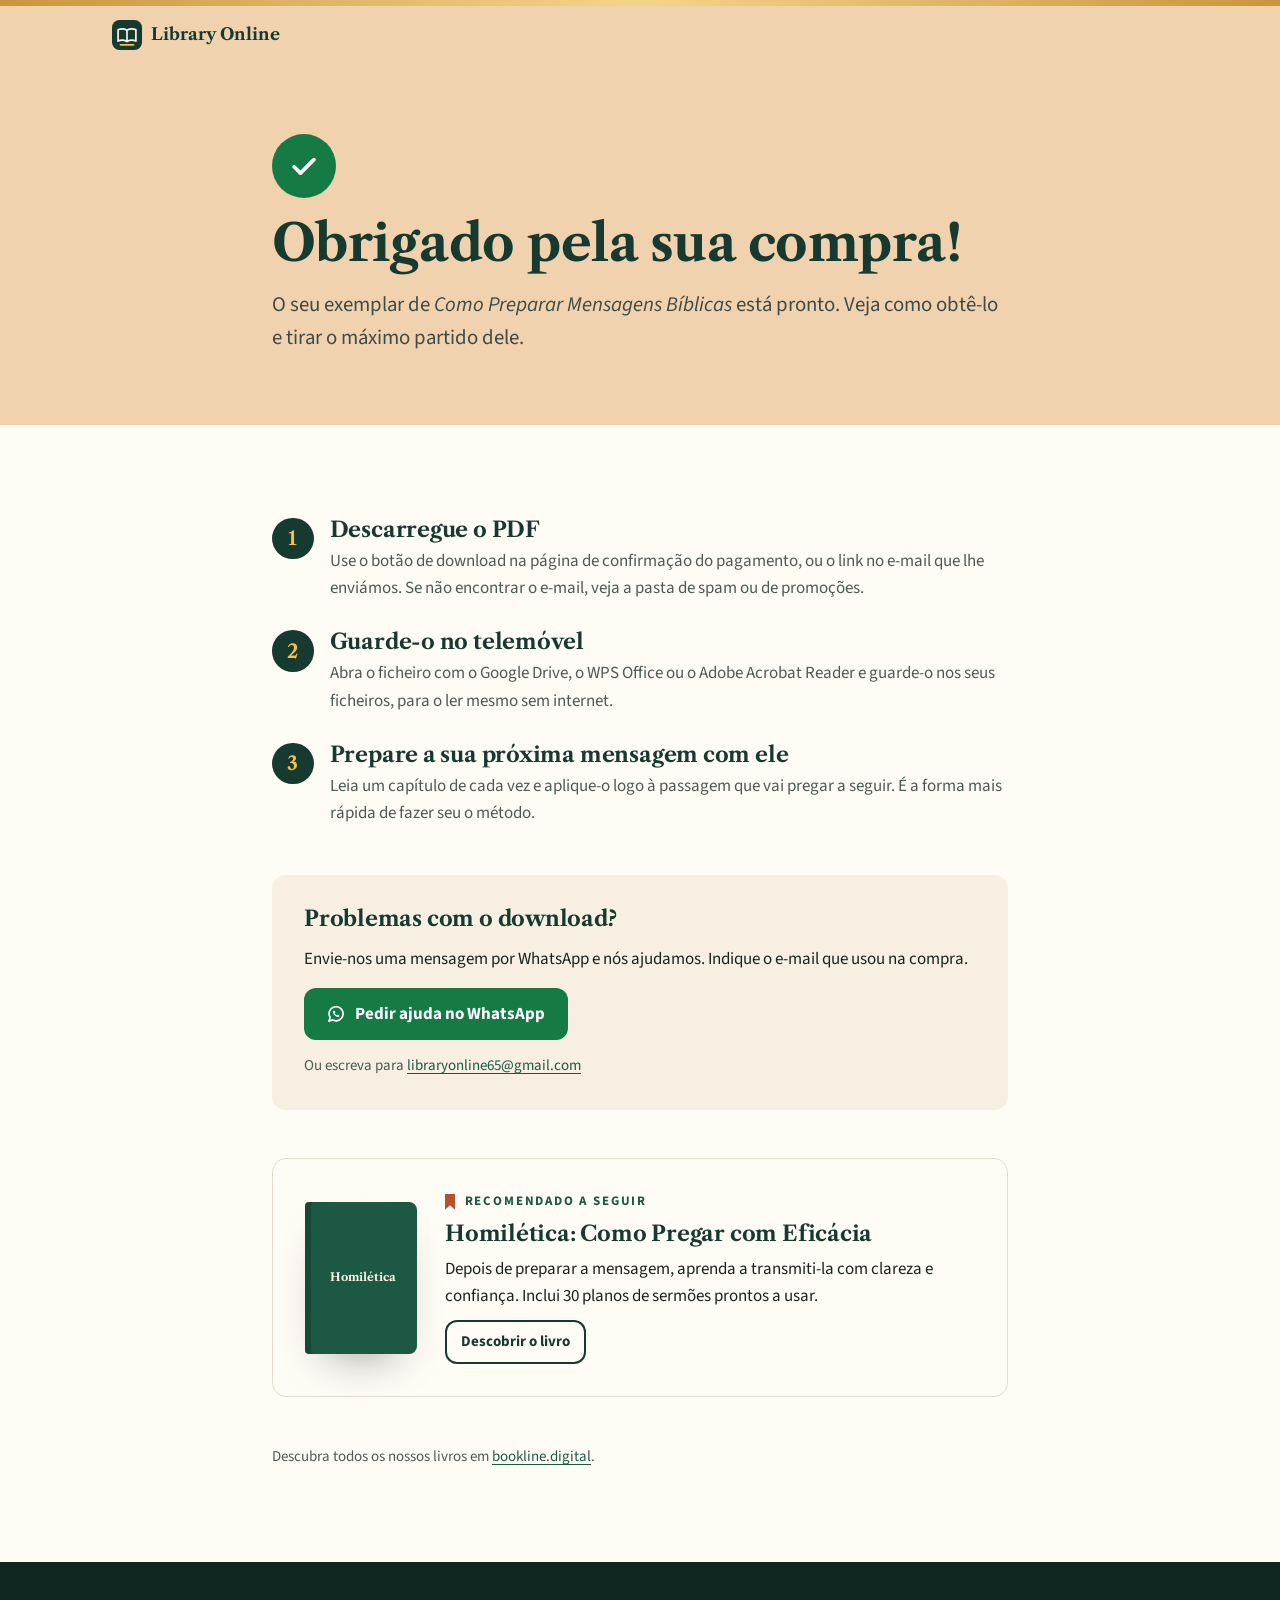
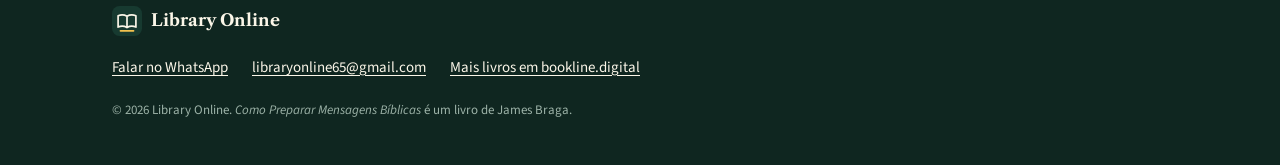
<file: obrigado.html>
<!doctype html>
<html lang="pt-PT">
<head>
  <meta charset="utf-8">
  <meta name="viewport" content="width=device-width, initial-scale=1, viewport-fit=cover">
  <title>Obrigado · Como Preparar Mensagens Bíblicas</title>
  <meta name="robots" content="noindex">
  <meta name="theme-color" content="#173a30">
  <meta name="color-scheme" content="light">
  <link rel="icon" href="data:image/svg+xml,%3Csvg xmlns='http://www.w3.org/2000/svg' viewBox='0 0 32 32'%3E%3Crect width='32' height='32' rx='8' fill='%23173a30'/%3E%3Cpath d='M6.5 10.5c3.2-1.4 6.4-1.3 9.5.5v12c-3.1-1.8-6.3-1.9-9.5-.5zM25.5 10.5c-3.2-1.4-6.4-1.3-9.5.5v12c3.1-1.8 6.3-1.9 9.5-.5z' fill='none' stroke='%23fbf6e8' stroke-width='1.8' stroke-linejoin='round'/%3E%3C/svg%3E">

  <link rel="preconnect" href="https://fonts.googleapis.com">
  <link rel="preconnect" href="https://fonts.gstatic.com" crossorigin>
  <link rel="stylesheet" href="https://fonts.googleapis.com/css2?family=Libre+Caslon+Text:ital,wght@0,700;1,400&family=Source+Sans+3:wght@400;600;700&display=swap">
  <link rel="stylesheet" href="assets/css/style.css">
</head>
<body data-page="thank-you">

<svg width="0" height="0" style="position:absolute" aria-hidden="true" focusable="false">
  <symbol id="i-check" viewBox="0 0 24 24"><path d="m5 12.5 4.5 4.5L19 7.5" fill="none" stroke="currentColor" stroke-width="2.6" stroke-linecap="round" stroke-linejoin="round"/></symbol>
  <symbol id="i-chat" viewBox="0 0 24 24"><path d="M20.5 11.6a8.4 8.4 0 0 1-12.3 7.5L3.5 20.5l1.5-4.4a8.4 8.4 0 1 1 15.5-4.5Z" fill="none" stroke="currentColor" stroke-width="2" stroke-linejoin="round"/><path d="M9.3 8.2c-.5 0-.9.4-.9 1 0 3 3.4 6.4 6.4 6.4.6 0 1-.4 1-.9v-1.2l-1.9-.8-.9.9c-1.1-.5-2.1-1.5-2.6-2.6l.9-.9-.8-1.9H9.3Z" fill="currentColor"/></symbol>
  <symbol id="i-book" viewBox="0 0 32 32"><rect width="32" height="32" rx="8" fill="#173a30"/><path d="M6.5 10.5c3.2-1.4 6.4-1.3 9.5.5v12c-3.1-1.8-6.3-1.9-9.5-.5zM25.5 10.5c-3.2-1.4-6.4-1.3-9.5.5v12c3.1-1.8 6.3-1.9 9.5-.5z" fill="none" stroke="#fbf6e8" stroke-width="1.8" stroke-linejoin="round"/><path d="M9 26.5h14" stroke="#f2c14e" stroke-width="1.8" stroke-linecap="round"/></symbol>
</svg>

<div class="cover-stripe" aria-hidden="true"></div>

<header class="site-header">
  <div class="wrap header-inner">
    <a class="brand" href="https://bookline.digital" data-link="booklineUrl"><svg aria-hidden="true"><use href="#i-book"/></svg>Library Online</a>
  </div>
</header>

<main>
  <section class="thanks-hero" aria-labelledby="thanks-title">
    <div class="wrap narrow flow">
      <span class="done-mark" aria-hidden="true"><svg><use href="#i-check"/></svg></span>
      <h1 id="thanks-title">Obrigado pela sua compra!</h1>
      <p class="lead">O seu exemplar de <i>Como Preparar Mensagens Bíblicas</i> está pronto. Veja como obtê-lo e tirar o máximo partido dele.</p>
    </div>
  </section>

  <section class="section">
    <div class="wrap narrow flow flow-lg">
      <ol class="steps-list steps-vertical">
        <li>
          <span class="step-num" aria-hidden="true">1</span>
          <h2>Descarregue o PDF</h2>
          <p>Use o botão de download na página de confirmação do pagamento, ou o link no e-mail que lhe enviámos. Se não encontrar o e-mail, veja a pasta de spam ou de promoções.</p>
        </li>
        <li>
          <span class="step-num" aria-hidden="true">2</span>
          <h2>Guarde-o no telemóvel</h2>
          <p>Abra o ficheiro com o Google Drive, o WPS Office ou o Adobe Acrobat Reader e guarde-o nos seus ficheiros, para o ler mesmo sem internet.</p>
        </li>
        <li>
          <span class="step-num" aria-hidden="true">3</span>
          <h2>Prepare a sua próxima mensagem com ele</h2>
          <p>Leia um capítulo de cada vez e aplique-o logo à passagem que vai pregar a seguir. É a forma mais rápida de fazer seu o método.</p>
        </li>
      </ol>

      <div class="panel">
        <h2>Problemas com o download?</h2>
        <p>Envie-nos uma mensagem por WhatsApp e nós ajudamos. Indique o e-mail que usou na compra.</p>
        <a class="btn btn-whatsapp" href="https://wa.me/243823226790" data-whatsapp="Olá Library Online, comprei Como Preparar Mensagens Bíblicas e preciso de ajuda para o descarregar." target="_blank" rel="noopener"><svg aria-hidden="true"><use href="#i-chat"/></svg>Pedir ajuda no WhatsApp</a>
        <p class="small">Ou escreva para <a href="mailto:libraryonline65@gmail.com" data-email>libraryonline65@gmail.com</a></p>
      </div>

      <article class="upsell" aria-labelledby="upsell-title">
        <div class="upsell-cover" aria-hidden="true">Homilética</div>
        <div class="flow flow-sm">
          <p class="eyebrow">Recomendado a seguir</p>
          <h3 id="upsell-title">Homilética: Como Pregar com Eficácia</h3>
          <p>Depois de preparar a mensagem, aprenda a transmiti-la com clareza e confiança. Inclui 30 planos de sermões prontos a usar.</p>
          <a class="btn btn-outline" href="https://livresenligne.mychariow.shop/prd_ieom7w6g" data-link="upsellUrl">Descobrir o livro</a>
        </div>
      </article>

      <p class="small">Descubra todos os nossos livros em <a href="https://bookline.digital" data-link="booklineUrl">bookline.digital</a>.</p>
    </div>
  </section>
</main>

<footer class="site-footer thanks-footer">
  <div class="wrap footer-grid">
    <a class="brand" href="https://bookline.digital" data-link="booklineUrl"><svg aria-hidden="true"><use href="#i-book"/></svg>Library Online</a>
    <ul class="footer-links">
      <li><a href="https://wa.me/243823226790" data-whatsapp="Olá Library Online!" target="_blank" rel="noopener">Falar no WhatsApp</a></li>
      <li><a href="mailto:libraryonline65@gmail.com" data-email>libraryonline65@gmail.com</a></li>
      <li><a href="https://bookline.digital" data-link="booklineUrl">Mais livros em bookline.digital</a></li>
    </ul>
    <p class="fine">© <span data-year>2026</span> Library Online. <i>Como Preparar Mensagens Bíblicas</i> é um livro de James Braga.</p>
  </div>
</footer>

<script src="assets/js/config.js"></script>
<script src="assets/js/main.js"></script>
</body>
</html>
</file>
<file: assets/css/style.css>
/* ==========================================================================
   Como Preparar Mensagens Bíblicas · funil de vendas (pt-PT)
   Layout concept: the preacher's study. The book sits on the sand-coloured
   desk of the posters, then the page reads like a sermon outline: one strong
   column, Roman-numeral divisions, and deep-green bands taken from the cover
   for the two moments that matter, the method and the offer. The gilded page
   edges and the rust ribbon of the cover are the page's two small details.

   One deliberate light look for every visitor: the colours of the book cover
   are the brand, so there is no dark variant. Every colour is set explicitly.
   ========================================================================== */

:root {
  /* Colour */
  --sand: #f0d2af;        /* the posters' backdrop (hero, help band) */
  --paper: #fffcf6;       /* reading surface */
  --paper-warm: #f6efe2;  /* alternate band */
  --green: #1d5844;       /* cover green, lifted for text and marks */
  --forest: #173a30;      /* dark bands, headings (the cover itself) */
  --forest-deep: #0f2620; /* footer */
  --ink: #18231f;         /* body text */
  --ink-soft: #4b5a54;    /* secondary text */
  --ink-warm: #3f4a45;    /* secondary text on sand */
  --gold: #f2c14e;        /* calls to action, like the title on the cover */
  --gold-deep: #e0a93a;
  --gilt-dark: #c8963e;   /* gilded page edges */
  --gilt-light: #f3d58a;
  --ribbon: #b5512e;      /* the rust ribbon bookmark */
  --whatsapp: #157a43;
  --white: #ffffff;
  --on-dark: #fbf6e8;
  --on-dark-soft: #cfdcd4;
  --on-dark-faint: #9db3a8;
  --line: #e6dccd;
  --line-dark: #2c5446;
  --video-bg: #0b163e;    /* backdrop of the how-to-pay video, shown while it loads */

  /* Type */
  --font-display: "Libre Caslon Text", Georgia, "Times New Roman", serif;
  --font-body: "Source Sans 3", "Segoe UI", Roboto, "Helvetica Neue", Arial, sans-serif;
  --fs-xs: .8125rem;
  --fs-sm: .9375rem;
  --fs-body: 1.0625rem;
  --fs-lead: clamp(1.125rem, 1.06rem + .3vw, 1.3rem);
  --fs-h3: clamp(1.15rem, 1.08rem + .35vw, 1.35rem);
  --fs-h2: clamp(1.75rem, 1.36rem + 1.75vw, 2.6rem);
  --fs-h1: clamp(2rem, 1.4rem + 2.9vw, 3.2rem);   /* Portuguese headlines run longer */

  /* Space and shape */
  --gutter: 20px;
  --wrap: 1120px;
  --narrow: 46rem;
  --section: clamp(3.5rem, 2.6rem + 4vw, 6.5rem);
  --radius: 14px;
  --radius-sm: 10px;
  --shadow: 0 22px 44px -22px rgba(15, 38, 32, .45);
  --sticky-h: 76px;

  color-scheme: light;
}

@media (min-width: 768px) {
  :root { --gutter: 32px; }
}

/* ---------- Base ---------- */

*, *::before, *::after { box-sizing: border-box; }

html { -webkit-text-size-adjust: 100%; scroll-behavior: smooth; }

body {
  margin: 0;
  background: var(--paper);
  color: var(--ink);
  font-family: var(--font-body);
  font-size: var(--fs-body);
  line-height: 1.6;
  -webkit-font-smoothing: antialiased;
  text-rendering: optimizeLegibility;
}

img { display: block; max-width: 100%; height: auto; }
picture { display: block; }
a { color: var(--green); text-underline-offset: .18em; }
p, ul, ol, figure, blockquote { margin: 0; }
ul, ol { padding: 0; }

h1, h2, h3 {
  margin: 0;
  font-family: var(--font-display);
  font-weight: 700;
  line-height: 1.14;
  letter-spacing: -.01em;
  text-wrap: balance;
}

:focus-visible { outline: 3px solid var(--green); outline-offset: 3px; border-radius: 4px; }
.dark :focus-visible { outline-color: var(--gold); }

[hidden] { display: none !important; }

.visually-hidden {
  position: absolute !important;
  width: 1px; height: 1px;
  overflow: hidden;
  clip: rect(0 0 0 0);
  white-space: nowrap;
}

/* ---------- Layout helpers ---------- */

.wrap {
  width: 100%;
  max-width: var(--wrap);
  margin-inline: auto;
  padding-inline: var(--gutter);
}
.wrap.narrow { max-width: calc(var(--narrow) + 2 * var(--gutter)); }

.section { padding-block: var(--section); }

.flow { display: flex; flex-direction: column; gap: var(--flow, 1rem); }
.flow-lg { --flow: clamp(2rem, 1.5rem + 2vw, 3rem); }
.flow-sm { --flow: .6rem; }

.dark { background: var(--forest); color: var(--on-dark); }

.cover-stripe {
  height: 6px;
  background: linear-gradient(90deg, var(--gilt-dark), var(--gilt-light) 50%, var(--gilt-dark));
}

/* ---------- Type helpers ---------- */

.eyebrow {
  display: flex;
  align-items: center;
  gap: .6rem;
  font-size: var(--fs-xs);
  font-weight: 700;
  letter-spacing: .14em;
  text-transform: uppercase;
  color: var(--green);
}
.eyebrow::before {
  content: "";
  flex: none;
  width: 10px;
  height: 16px;
  background: var(--ribbon);
  clip-path: polygon(0 0, 100% 0, 100% 100%, 50% 72%, 0 100%);
}
.dark .eyebrow { color: var(--gold); }

.lead { font-size: var(--fs-lead); color: var(--ink-soft); }
.dark .lead { color: var(--on-dark-soft); }

.section-title { font-size: var(--fs-h2); color: var(--forest); }
.dark .section-title { color: var(--on-dark); }

.section-head { max-width: var(--narrow); }

.small { font-size: var(--fs-sm); color: var(--ink-soft); }
.nowrap { white-space: nowrap; }

/* ---------- Buttons ---------- */

.btn {
  display: inline-flex;
  align-items: center;
  justify-content: center;
  gap: .55rem;
  min-height: 52px;
  padding: .8rem 1.4rem;
  border: 0;
  border-radius: 12px;
  font: 700 1.0625rem/1.2 var(--font-body);
  text-align: center;
  text-decoration: none;
  cursor: pointer;
  transition: transform .15s ease, background-color .15s ease, box-shadow .15s ease;
}
.btn svg { width: 20px; height: 20px; flex: none; }
.btn:active { transform: translateY(1px); }

.btn-gold {
  background: var(--gold);
  color: var(--forest);
  box-shadow: 0 12px 24px -12px rgba(226, 157, 18, .95), inset 0 -3px 0 rgba(15, 38, 32, .14);
}
.btn-gold:hover { background: var(--gold-deep); }

.btn-outline {
  min-height: 44px;
  padding: .55rem 1rem;
  font-size: var(--fs-sm);
  color: var(--forest);
  background: transparent;
  box-shadow: inset 0 0 0 2px var(--forest);
}
.btn-outline:hover { background: var(--forest); color: var(--on-dark); }

.btn-whatsapp { background: var(--whatsapp); color: var(--white); }
.btn-whatsapp:hover { background: var(--forest); }

.btn-lg {
  flex-direction: column;
  gap: .15rem;
  min-height: 64px;
  padding: .85rem 1.6rem;
  font-size: 1.2rem;
}
.btn-main { display: inline-flex; align-items: center; gap: .5rem; }
.btn-sub { font-size: .8rem; font-weight: 600; letter-spacing: .02em; opacity: .82; }
.btn-block { width: 100%; }

/* A slow light sweep across the main buttons, like light on the gilded page edges */
.btn-shine { position: relative; overflow: hidden; isolation: isolate; }
.btn-shine::after {
  content: "";
  position: absolute;
  inset: 0;
  z-index: -1;
  background: linear-gradient(115deg, transparent 32%, rgba(255, 255, 255, .6) 46%, transparent 60%);
  transform: translateX(-130%);
  animation: shine 5s ease-in-out 1.2s infinite;
}
@keyframes shine {
  0%, 62% { transform: translateX(-130%); }
  88%, 100% { transform: translateX(130%); }
}

/* ---------- Price ---------- */

.price {
  display: flex;
  flex-wrap: wrap;
  align-items: baseline;
  gap: .3rem .75rem;
  font-variant-numeric: tabular-nums;
}
.price-now {
  font-family: var(--font-display);
  font-weight: 700;
  font-size: 2rem;
  line-height: 1;
  color: var(--forest);
}
.price-was {
  font-size: 1.05rem;
  color: var(--ink-soft);
  text-decoration: line-through;
  text-decoration-color: var(--ribbon);
  text-decoration-thickness: 2px;
}
.price-note { font-size: var(--fs-sm); color: var(--ink-soft); }
.tag {
  align-self: center;
  padding: .2rem .5rem;
  border-radius: 6px;
  background: var(--ribbon);
  color: var(--white);
  font-size: .8rem;
  font-weight: 700;
  letter-spacing: .02em;
}
.dark .price-now { color: var(--on-dark); }
.dark .price-was, .dark .price-note { color: var(--on-dark-soft); }

/* ---------- Countdown ---------- */

.countdown {
  display: flex;
  flex-wrap: wrap;
  align-items: center;
  gap: .5rem .9rem;
}
.countdown-label {
  font-size: var(--fs-xs);
  font-weight: 700;
  letter-spacing: .12em;
  text-transform: uppercase;
  color: var(--ribbon);
}
.countdown-units { display: inline-flex; gap: .4rem; }
.cd-unit { display: flex; flex-direction: column; align-items: center; gap: .2rem; }
.cd-unit b {
  min-width: 2.7rem;
  padding: .4rem .3rem;
  border-radius: 8px;
  background: var(--forest);
  color: var(--on-dark);
  font-family: var(--font-body);
  font-weight: 700;
  font-size: 1.3rem;
  line-height: 1;
  text-align: center;
  font-variant-numeric: tabular-nums;
}
.cd-unit small {
  font-size: .66rem;
  font-weight: 700;
  letter-spacing: .08em;
  text-transform: uppercase;
  color: var(--ink-soft);
}
.dark .countdown-label { color: var(--gold); }
.dark .cd-unit b { background: var(--on-dark); color: var(--forest); }
.dark .cd-unit small { color: var(--on-dark-soft); }
.offer-card .countdown-label { color: var(--ribbon); }
.offer-card .cd-unit b { background: var(--forest); color: var(--on-dark); }
.offer-card .cd-unit small { color: var(--ink-soft); }

.topbar-timer { font-weight: 700; color: var(--gold); font-variant-numeric: tabular-nums; }

/* ---------- Top bar and header ---------- */

.topbar {
  padding: .5rem var(--gutter);
  background: var(--forest);
  color: var(--on-dark);
  font-size: var(--fs-sm);
  text-align: center;
  line-height: 1.4;
}
.topbar strong { color: var(--gold); }

.site-header { background: var(--sand); }
.header-inner {
  display: flex;
  align-items: center;
  justify-content: space-between;
  gap: 1rem;
  padding-block: .85rem;
}

.brand {
  display: inline-flex;
  align-items: center;
  gap: .55rem;
  font-family: var(--font-display);
  font-weight: 700;
  font-size: 1.05rem;
  color: var(--forest);
  text-decoration: none;
}
.brand svg { width: 30px; height: 30px; flex: none; }
.dark .brand { color: var(--on-dark); }

/* ---------- Hero ---------- */

.hero { background: var(--sand); padding-block: 1.25rem var(--section); }

.hero-grid { display: grid; gap: 1.75rem; }

.hero-copy { display: flex; flex-direction: column; gap: 1rem; }
.hero h1 { font-size: var(--fs-h1); color: var(--forest); }
.hero h1 em { font-style: italic; font-weight: 400; color: var(--green); }
.hero .lead { color: var(--ink-warm); max-width: 36rem; }

.hero-visual {
  position: relative;
  justify-self: center;
  width: min(100%, 360px);
}
.hero-visual img { width: 100%; }

.seal {
  position: absolute;
  right: -6px;
  bottom: 14%;
  display: grid;
  place-content: center;
  width: 96px;
  height: 96px;
  border-radius: 50%;
  background: var(--ribbon);
  color: var(--white);
  text-align: center;
  line-height: 1.05;
  transform: rotate(-8deg);
  box-shadow: 0 14px 26px -12px rgba(110, 40, 15, .65);
}
.seal strong { font-family: var(--font-display); font-size: 1.65rem; }
.seal span { font-size: .66rem; font-weight: 700; letter-spacing: .1em; text-transform: uppercase; }

.hero-buy { display: flex; flex-direction: column; gap: 1rem; }
.hero-buy .btn-lg { width: 100%; }

.trust {
  list-style: none;
  display: flex;
  flex-wrap: wrap;
  gap: .5rem 1.1rem;
  font-size: var(--fs-sm);
  font-weight: 600;
  color: var(--forest);
}
.trust li { display: inline-flex; align-items: center; gap: .4rem; }
.trust svg { width: 18px; height: 18px; flex: none; color: var(--green); }

@media (min-width: 900px) {
  .hero { padding-top: 2.5rem; }
  .hero-grid {
    grid-template-columns: minmax(0, 1.1fr) minmax(0, .9fr);
    grid-template-areas: "copy visual" "buy visual";
    column-gap: 3.5rem;
    row-gap: 2rem;
  }
  .hero-copy { grid-area: copy; align-self: end; }
  .hero-visual { grid-area: visual; align-self: center; width: min(100%, 470px); }
  .hero-buy { grid-area: buy; align-self: start; }
  .hero-buy .btn-lg { width: auto; min-width: 22rem; align-self: flex-start; }
  .seal { width: 112px; height: 112px; }
  .seal strong { font-size: 1.9rem; }
}

/* ---------- Proof strip ---------- */

.proof { border-bottom: 1px solid var(--line); }
.proof-grid {
  list-style: none;
  display: grid;
  grid-template-columns: repeat(3, minmax(0, 1fr));
  gap: 1rem;
  padding-block: 1.6rem;
  text-align: center;
}
.proof strong {
  display: block;
  font-family: var(--font-display);
  font-size: clamp(1.45rem, 1.15rem + 1.4vw, 2.2rem);
  line-height: 1.1;
  color: var(--green);
  font-variant-numeric: tabular-nums;
}
.proof span {
  display: block;
  margin-top: .3rem;
  font-size: var(--fs-xs);
  line-height: 1.35;
  color: var(--ink-soft);
}

/* ---------- Problem ---------- */

.pain-list { list-style: none; display: grid; gap: .9rem; }
.pain-list li {
  position: relative;
  padding-left: 1.9rem;
  font-size: var(--fs-lead);
  line-height: 1.5;
}
.pain-list li::before {
  content: "";
  position: absolute;
  left: 0;
  top: .72em;
  width: 1.05rem;
  height: 3px;
  border-radius: 2px;
  background: var(--ribbon);
}

/* ---------- Method band ---------- */

.method-grid { display: grid; gap: 2rem; align-items: center; }
.method-photo {
  overflow: hidden;
  border-radius: var(--radius);
  aspect-ratio: 4 / 3;
  max-width: 100%;
}
.method-photo img { width: 100%; height: 100%; object-fit: cover; object-position: 30% 16%; }

.scripture { display: flex; flex-direction: column; gap: .7rem; }
.scripture p {
  font-family: var(--font-display);
  font-style: italic;
  font-weight: 400;
  font-size: clamp(1.25rem, 1.1rem + .8vw, 1.65rem);
  line-height: 1.45;
}
.scripture cite {
  font-style: normal;
  font-size: var(--fs-xs);
  font-weight: 700;
  letter-spacing: .14em;
  text-transform: uppercase;
  color: var(--gold);
}
.method-copy .rule { height: 1px; background: var(--line-dark); }

@media (min-width: 860px) {
  .method-grid { grid-template-columns: minmax(0, 5fr) minmax(0, 7fr); gap: 4rem; }
  .method-photo { aspect-ratio: 4 / 5; }
}

/* ---------- The book ---------- */

.book-grid { display: grid; gap: 2.5rem; align-items: start; }
.book-photo {
  overflow: hidden;
  max-width: 520px;
  border-radius: var(--radius);
  box-shadow: var(--shadow);
}
.book-copy h3 { font-size: var(--fs-h3); color: var(--forest); }
.book-copy .btn { align-self: flex-start; }

.checklist { list-style: none; display: grid; gap: .8rem; }
.checklist li { position: relative; padding-left: 2.15rem; }
.checklist li::before {
  content: "";
  position: absolute;
  left: 0;
  top: .12em;
  width: 1.4rem;
  height: 1.4rem;
  border-radius: 50%;
  background: var(--gold);
}
.checklist li::after {
  content: "";
  position: absolute;
  left: .5rem;
  top: .38em;
  width: .4rem;
  height: .72rem;
  border: solid var(--forest);
  border-width: 0 2.5px 2.5px 0;
  transform: rotate(45deg);
}
.checklist strong { color: var(--forest); }
.dark .checklist strong { color: var(--on-dark); }

@media (min-width: 900px) {
  .book-grid { grid-template-columns: minmax(0, 5fr) minmax(0, 7fr); gap: 4rem; }
  .book-photo { position: sticky; top: 2rem; }
}

/* ---------- Inside the book: the sermon outline ---------- */

.inside { background: var(--paper-warm); }
.outline-grid {
  display: grid;
  gap: 1.5rem;
  grid-template-areas: "one" "two" "note";
}
.part-one { grid-area: one; }
.part-two { grid-area: two; }
.outline-grid .inside-note { grid-area: note; }

.sheet {
  display: flex;
  flex-direction: column;
  gap: .9rem;
  padding: clamp(1.35rem, 1rem + 2vw, 2.25rem);
  border: 1px solid var(--line);
  border-radius: var(--radius);
  background: var(--paper);
}
.sheet-part {
  font-size: var(--fs-xs);
  font-weight: 700;
  letter-spacing: .14em;
  text-transform: uppercase;
  color: var(--ribbon);
}
.sheet h3 { font-size: var(--fs-h3); color: var(--forest); }

.outline { list-style: none; counter-reset: division; display: flex; flex-direction: column; }
.outline li {
  counter-increment: division;
  display: grid;
  grid-template-columns: 3.4rem minmax(0, 1fr);
  padding-block: .85rem;
  border-top: 1px solid var(--line);
}
.outline li::before {
  content: counter(division, upper-roman) ".";
  grid-row: span 2;
  font-family: var(--font-display);
  font-weight: 700;
  font-size: 1.05rem;
  line-height: 1.5;
  color: var(--green);
}
.outline li > * { grid-column: 2; }
.outline strong { color: var(--forest); font-size: 1.0625rem; }
.outline p { font-size: var(--fs-sm); color: var(--ink-soft); }

.inside-note {
  display: flex;
  align-items: flex-start;
  gap: .75rem;
  max-width: var(--narrow);
  color: var(--ink-soft);
}
.inside-note svg { width: 22px; height: 22px; flex: none; margin-top: .15em; color: var(--green); }

@media (min-width: 900px) {
  .outline-grid {
    grid-template-columns: repeat(2, minmax(0, 1fr));
    grid-template-rows: auto 1fr;
    grid-template-areas: "one two" "note two";
    align-items: start;
  }
  .outline-grid .inside-note { padding-inline: .5rem; }
}

/* ---------- Audience ---------- */

.audience-grid {
  list-style: none;
  display: grid;
  grid-template-columns: minmax(0, 1fr);
  column-gap: 2.5rem;
}
.audience-grid li {
  display: flex;
  flex-direction: column;
  gap: .3rem;
  padding-block: 1.2rem;
  border-top: 2px solid var(--forest);
}
.audience-grid h3 { font-size: var(--fs-h3); color: var(--forest); }
.audience-grid p { color: var(--ink-soft); }

.callout {
  max-width: var(--narrow);
  padding: 1.1rem 1.3rem;
  border-radius: var(--radius-sm);
  background: var(--paper-warm);
  color: var(--ink);
}
.callout strong { color: var(--forest); }

@media (min-width: 640px) {
  .audience-grid { grid-template-columns: repeat(2, minmax(0, 1fr)); }
}
@media (min-width: 980px) {
  .audience-grid { grid-template-columns: repeat(3, minmax(0, 1fr)); }
}

/* ---------- Author ---------- */

.author { background: var(--paper-warm); }
.author-box { display: grid; gap: 1.5rem; align-items: center; }
.monogram {
  display: grid;
  place-items: center;
  width: 104px;
  height: 104px;
  border-radius: 50%;
  background: var(--green);
  color: var(--gold);
  font-family: var(--font-display);
  font-weight: 700;
  font-size: 2.3rem;
  letter-spacing: .02em;
  box-shadow: inset 0 0 0 5px var(--green), inset 0 0 0 7px var(--gold);
}
@media (min-width: 760px) {
  .author-box { grid-template-columns: auto minmax(0, 1fr); gap: 2.5rem; }
}

/* ---------- Offer ---------- */

.offer-grid { display: grid; gap: 2.5rem; align-items: center; }
.offer .checklist li { color: var(--on-dark); }

.offer-card {
  display: flex;
  flex-direction: column;
  gap: 1rem;
  padding: clamp(1.25rem, 1rem + 1.5vw, 2rem);
  border-radius: 18px;
  background: var(--paper);
  color: var(--ink);
  box-shadow: 0 30px 60px -25px rgba(0, 0, 0, .6);
}
.offer-thumb {
  display: grid;
  place-items: center;
  padding-block: .4rem;
  border-radius: var(--radius-sm);
  background: var(--sand);
}
.offer-thumb img { width: min(58%, 210px); }
.offer-card .price-now { color: var(--forest); }
.offer-card .price-was, .offer-card .price-note { color: var(--ink-soft); }
.offer-card :focus-visible { outline-color: var(--green); }
.offer-title { font-family: var(--font-display); font-weight: 700; font-size: 1.3rem; line-height: 1.2; color: var(--forest); }
.offer-meta { font-size: var(--fs-sm); color: var(--ink-soft); }

.pay-methods { list-style: none; display: flex; flex-wrap: wrap; gap: .4rem; }
.pay-methods li {
  padding: .2rem .6rem;
  border: 1px solid var(--line);
  border-radius: 999px;
  font-size: .78rem;
  font-weight: 600;
  color: var(--ink-soft);
}
.secure { display: flex; align-items: center; gap: .45rem; font-size: var(--fs-xs); color: var(--ink-soft); }
.secure svg { width: 16px; height: 16px; flex: none; color: var(--whatsapp); }

@media (min-width: 900px) {
  .offer-grid { grid-template-columns: minmax(0, 1fr) minmax(0, 27rem); gap: 4rem; }
}

/* ---------- Steps ---------- */

.steps-list { list-style: none; display: grid; gap: 1.75rem; }
.steps-list li { display: flex; flex-direction: column; gap: .5rem; }
.step-num {
  display: grid;
  place-items: center;
  width: 2.6rem;
  height: 2.6rem;
  border-radius: 50%;
  background: var(--forest);
  color: var(--gold);
  font-family: var(--font-display);
  font-weight: 700;
  font-size: 1.2rem;
}
.steps-list h2, .steps-list h3 { font-size: var(--fs-h3); color: var(--forest); }
.steps-list p { color: var(--ink-soft); }

.steps-vertical li {
  display: grid;
  grid-template-columns: 2.6rem minmax(0, 1fr);
  column-gap: 1rem;
  row-gap: .35rem;
  align-items: start;
}
.steps-vertical .step-num { grid-row: span 2; }
.steps-vertical li > :not(.step-num) { grid-column: 2; }

@media (min-width: 860px) {
  .steps-row { grid-template-columns: repeat(3, minmax(0, 1fr)); gap: 2.5rem; }
}

/* ---------- Help ---------- */

.help { background: var(--sand); }
.help-box { align-items: flex-start; }
.help-box .lead { color: var(--ink-warm); }
.help-actions { display: flex; flex-wrap: wrap; gap: .75rem; width: 100%; }
.help-actions .btn { width: 100%; }
.help-actions .btn-outline { min-height: 52px; padding: .8rem 1.3rem; font-size: 1.0625rem; }
@media (min-width: 560px) {
  .help-actions .btn { width: auto; }
}
.help-contact { font-size: var(--fs-sm); color: var(--ink-warm); }
.help-contact a { color: var(--forest); font-weight: 700; }

/* ---------- FAQ ---------- */

.faq-list { display: flex; flex-direction: column; border-top: 1px solid var(--line); }
.faq-list details { border-bottom: 1px solid var(--line); }
.faq-list summary {
  position: relative;
  padding: 1.1rem 2.5rem 1.1rem 0;
  list-style: none;
  cursor: pointer;
  font-weight: 700;
  font-size: 1.1rem;
  line-height: 1.4;
  color: var(--forest);
}
.faq-list summary::-webkit-details-marker { display: none; }
.faq-list summary::after {
  content: "";
  position: absolute;
  right: .45rem;
  top: 50%;
  width: .65rem;
  height: .65rem;
  border: solid var(--green);
  border-width: 0 2.5px 2.5px 0;
  transform: translateY(-70%) rotate(45deg);
  transition: transform .2s ease;
}
.faq-list details[open] summary::after { transform: translateY(-25%) rotate(-135deg); }
.faq-answer { display: flex; flex-direction: column; gap: .6rem; padding-bottom: 1.2rem; color: var(--ink-soft); }

/* ---------- How to pay (video) ----------
   Mobile: title, video, buttons. Wide screens: the vertical video stands on
   the right and the text sits beside it, centred on its height. */

.howto { background: var(--paper-warm); }
.howto-grid {
  display: grid;
  grid-template-areas: "head" "video" "body";
  gap: 2rem;
}
.howto-head { grid-area: head; }
.howto-body { grid-area: body; }
.howto-media { grid-area: video; justify-self: center; width: min(100%, 300px); }
.howto-frame {
  overflow: hidden;
  isolation: isolate;
  border-radius: 20px;
  background: var(--video-bg);
  box-shadow: var(--shadow);
}
.howto-frame video { display: block; width: 100%; height: auto; aspect-ratio: 9 / 16; }
.howto-media figcaption { margin-top: .75rem; text-align: center; font-size: var(--fs-xs); color: var(--ink-soft); }
.howto-actions { display: flex; flex-wrap: wrap; align-items: center; gap: .75rem; }
.howto-actions .btn { width: 100%; }
.howto-text summary { font-size: 1.0625rem; }
.howto-list { display: grid; gap: .45rem; padding-left: 1.85rem; }
.howto-list li { padding-left: .2rem; }
.howto-list li::marker { color: var(--green); font-weight: 700; }
.howto-list strong { color: var(--forest); }

@media (min-width: 560px) {
  .howto-actions .btn { width: auto; }
}
@media (min-width: 900px) {
  .howto-grid {
    grid-template-columns: minmax(0, 1fr) 340px;
    grid-template-rows: 1fr auto auto 1fr;
    grid-template-areas: ". video" "head video" "body video" ". video";
    column-gap: clamp(3rem, 6vw, 5rem);
    row-gap: 0;
  }
  .howto-media { width: 100%; }
  .howto-body { margin-top: 2rem; }
}

/* ---------- Final call ---------- */

.final-grid { display: grid; gap: 2.5rem; align-items: center; }
.final-buy { display: flex; flex-direction: column; gap: 1rem; align-items: flex-start; }
.final-buy .btn-lg { width: 100%; }
.final-visual {
  order: -1;
  justify-self: center;
  width: 100%;
  max-width: 230px;
  padding: .5rem;
  border-radius: 18px;
  background: var(--sand);
}
.final-visual img { width: min(100%, 300px); margin-inline: auto; }

@media (min-width: 900px) {
  .final-grid { grid-template-columns: minmax(0, 7fr) minmax(0, 5fr); gap: 4rem; }
  .final-buy .btn-lg { width: auto; min-width: 22rem; }
  .final-visual { order: 0; max-width: 400px; padding: .75rem 1rem; }
}

/* ---------- Footer ---------- */

.site-footer {
  padding-block: 2.75rem calc(2.75rem + var(--sticky-h));
  background: var(--forest-deep);
  color: var(--on-dark-soft);
  font-size: var(--fs-sm);
}
.footer-grid { display: grid; gap: 1.25rem; }
.footer-links { list-style: none; display: flex; flex-wrap: wrap; gap: .5rem 1.5rem; }
.site-footer a { color: var(--on-dark); }
.fine { font-size: var(--fs-xs); color: var(--on-dark-faint); }

/* ---------- Sticky buy bar ---------- */

.sticky-cta {
  position: fixed;
  left: 0;
  right: 0;
  bottom: 0;
  z-index: 50;
  padding: .6rem var(--gutter) calc(.6rem + env(safe-area-inset-bottom, 0px));
  border-top: 1px solid var(--line);
  background: var(--paper);
  box-shadow: 0 -14px 30px -20px rgba(15, 38, 32, .55);
  transform: translateY(110%);
  visibility: hidden;
  transition: transform .25s ease, visibility 0s linear .25s;
}
.sticky-cta.is-visible { transform: none; visibility: visible; transition: transform .25s ease; }
.sticky-inner {
  display: flex;
  align-items: center;
  gap: .6rem;
  max-width: calc(var(--wrap) - 2 * var(--gutter));
  margin-inline: auto;
}
.sticky-price { display: flex; flex-direction: column; margin-right: auto; line-height: 1.2; font-variant-numeric: tabular-nums; }
.sticky-price s { font-size: .78rem; color: var(--ink-soft); text-decoration-color: var(--ribbon); text-decoration-thickness: 2px; }
.sticky-price strong { font-family: var(--font-display); font-size: 1.15rem; color: var(--forest); }
.sticky-cta .btn { min-height: 48px; padding-inline: 1.1rem; }

/* ---------- Thank-you page ---------- */

.thanks-hero { background: var(--sand); padding-block: clamp(2.5rem, 2rem + 3vw, 4.5rem); }
.thanks-hero h1 { font-size: var(--fs-h1); color: var(--forest); }
.thanks-hero .lead { color: var(--ink-warm); }
.done-mark {
  display: grid;
  place-items: center;
  width: 64px;
  height: 64px;
  border-radius: 50%;
  background: var(--whatsapp);
  color: var(--white);
}
.done-mark svg { width: 34px; height: 34px; }

.panel {
  display: flex;
  flex-direction: column;
  gap: .9rem;
  padding: clamp(1.25rem, 1rem + 1.5vw, 2rem);
  border-radius: var(--radius);
  background: var(--paper-warm);
}
.panel h2 { font-size: var(--fs-h3); color: var(--forest); }
.panel .btn { align-self: flex-start; }

.upsell {
  display: grid;
  gap: 1.25rem;
  align-items: center;
  padding: clamp(1.25rem, 1rem + 1.5vw, 2rem);
  border: 1px solid var(--line);
  border-radius: var(--radius);
}
.upsell-cover {
  display: grid;
  place-items: center;
  width: 112px;
  height: 152px;
  padding: .5rem .5rem .5rem .75rem;
  border-radius: 4px 8px 8px 4px;
  background: var(--green);
  color: var(--on-dark);
  font-family: var(--font-display);
  font-weight: 700;
  font-size: .72rem;
  line-height: 1.25;
  text-align: center;
  overflow-wrap: anywhere;
  box-shadow: inset 6px 0 0 rgba(0, 0, 0, .18), var(--shadow);
}
.upsell h3 { font-size: var(--fs-h3); color: var(--forest); }
.upsell .btn { align-self: flex-start; }
@media (min-width: 640px) {
  .upsell { grid-template-columns: auto minmax(0, 1fr); gap: 1.75rem; }
}
.thanks-footer { padding-bottom: 2.75rem; }

/* ---------- Motion preferences ---------- */

@media (prefers-reduced-motion: reduce) {
  html { scroll-behavior: auto; }
  *, *::before, *::after { animation: none !important; transition: none !important; }
}
</file>
